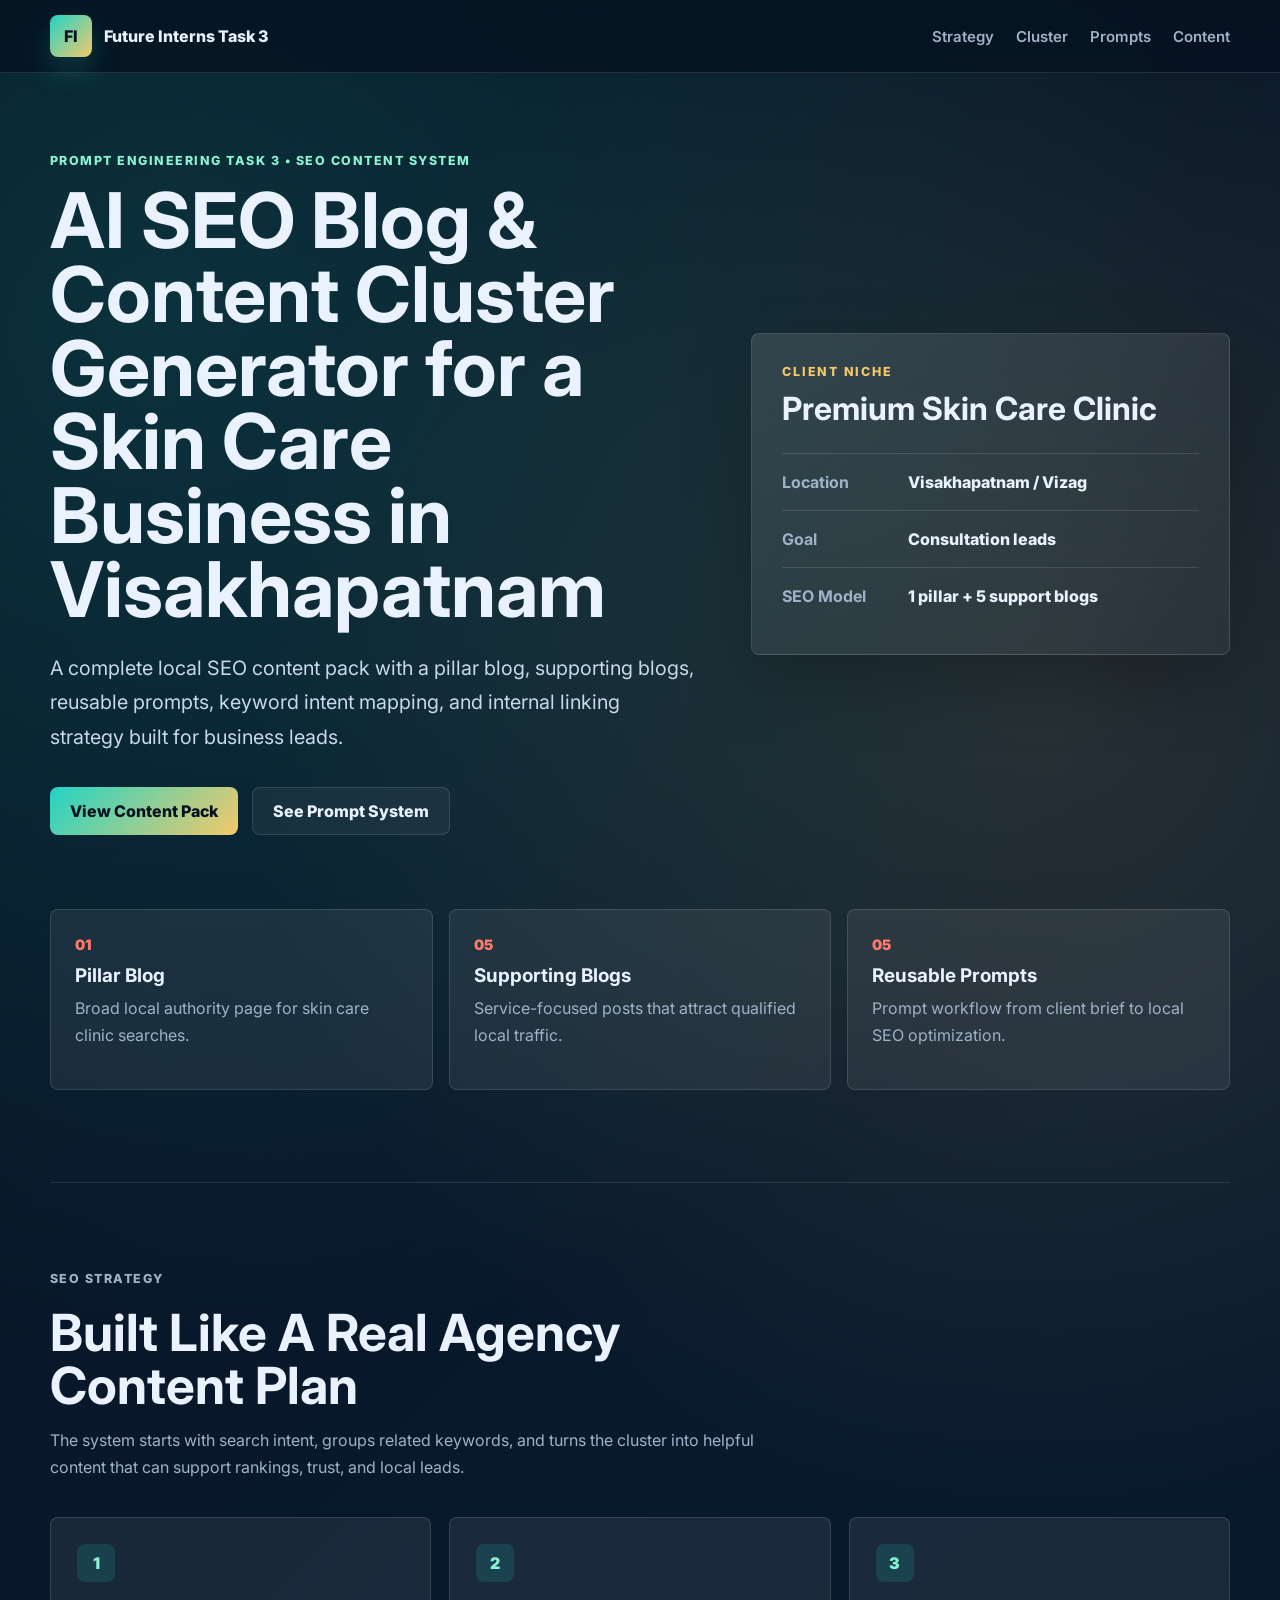
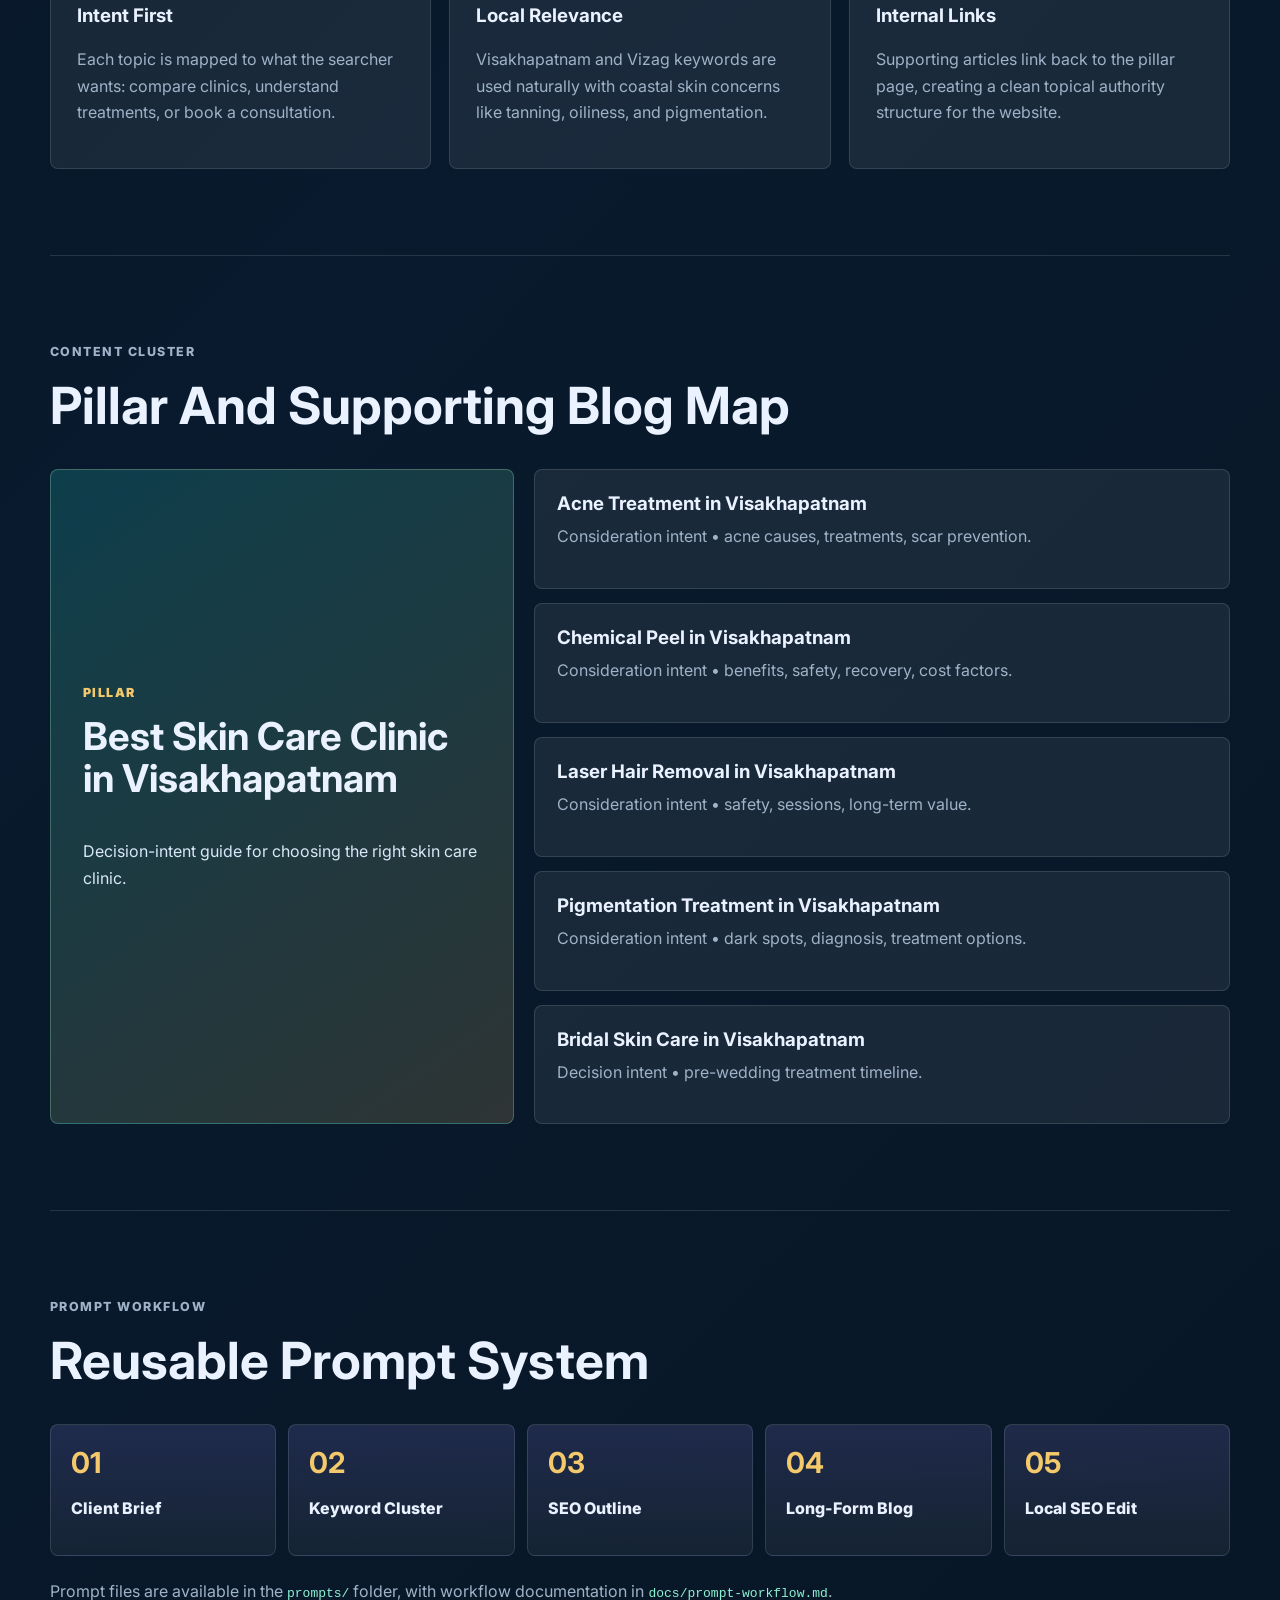
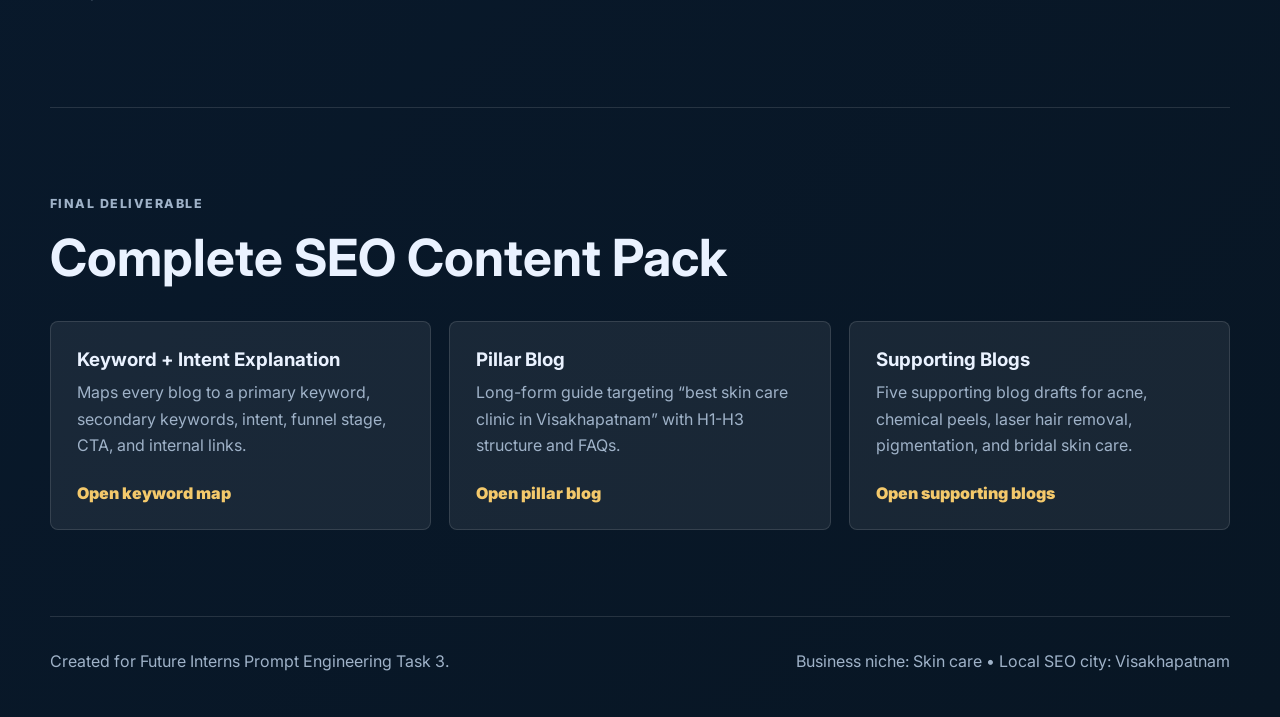
<file: TASK_3/index.html>
<!DOCTYPE html>
<html lang="en">
<head>
  <meta charset="UTF-8">
  <meta name="viewport" content="width=device-width, initial-scale=1.0">
  <meta name="description" content="AI SEO blog and content cluster generator for a skin care business in Visakhapatnam.">
  <title>AI SEO Content Cluster | Skin Care Visakhapatnam</title>
  <link rel="preconnect" href="https://fonts.googleapis.com">
  <link rel="preconnect" href="https://fonts.gstatic.com" crossorigin>
  <link href="https://fonts.googleapis.com/css2?family=Inter:wght@400;500;600;700;800&display=swap" rel="stylesheet">
  <link rel="stylesheet" href="assets/styles.css">
</head>
<body>
  <header class="site-header">
    <nav class="nav">
      <a class="brand" href="#top" aria-label="SEO Content Cluster home">
        <span class="brand-mark">FI</span>
        <span>Future Interns Task 3</span>
      </a>
      <div class="nav-links" aria-label="Page sections">
        <a href="#strategy">Strategy</a>
        <a href="#cluster">Cluster</a>
        <a href="#prompts">Prompts</a>
        <a href="#content">Content</a>
      </div>
    </nav>
  </header>

  <main id="top">
    <section class="hero">
      <div class="hero-copy">
        <p class="eyebrow">Prompt Engineering Task 3 • SEO Content System</p>
        <h1>AI SEO Blog & Content Cluster Generator for a Skin Care Business in Visakhapatnam</h1>
        <p class="hero-text">
          A complete local SEO content pack with a pillar blog, supporting blogs, reusable prompts,
          keyword intent mapping, and internal linking strategy built for business leads.
        </p>
        <div class="hero-actions">
          <a class="button primary" href="#content">View Content Pack</a>
          <a class="button ghost" href="#prompts">See Prompt System</a>
        </div>
      </div>
      <aside class="hero-panel" aria-label="Project summary">
        <div class="panel-kicker">Client Niche</div>
        <strong>Premium Skin Care Clinic</strong>
        <dl>
          <div>
            <dt>Location</dt>
            <dd>Visakhapatnam / Vizag</dd>
          </div>
          <div>
            <dt>Goal</dt>
            <dd>Consultation leads</dd>
          </div>
          <div>
            <dt>SEO Model</dt>
            <dd>1 pillar + 5 support blogs</dd>
          </div>
        </dl>
      </aside>
    </section>

    <section class="metrics" aria-label="Project highlights">
      <div>
        <span>01</span>
        <strong>Pillar Blog</strong>
        <p>Broad local authority page for skin care clinic searches.</p>
      </div>
      <div>
        <span>05</span>
        <strong>Supporting Blogs</strong>
        <p>Service-focused posts that attract qualified local traffic.</p>
      </div>
      <div>
        <span>05</span>
        <strong>Reusable Prompts</strong>
        <p>Prompt workflow from client brief to local SEO optimization.</p>
      </div>
    </section>

    <section class="section" id="strategy">
      <div class="section-heading">
        <p class="eyebrow">SEO Strategy</p>
        <h2>Built Like A Real Agency Content Plan</h2>
        <p>
          The system starts with search intent, groups related keywords, and turns the cluster into
          helpful content that can support rankings, trust, and local leads.
        </p>
      </div>
      <div class="strategy-grid">
        <article>
          <span class="icon">1</span>
          <h3>Intent First</h3>
          <p>Each topic is mapped to what the searcher wants: compare clinics, understand treatments, or book a consultation.</p>
        </article>
        <article>
          <span class="icon">2</span>
          <h3>Local Relevance</h3>
          <p>Visakhapatnam and Vizag keywords are used naturally with coastal skin concerns like tanning, oiliness, and pigmentation.</p>
        </article>
        <article>
          <span class="icon">3</span>
          <h3>Internal Links</h3>
          <p>Supporting articles link back to the pillar page, creating a clean topical authority structure for the website.</p>
        </article>
      </div>
    </section>

    <section class="section cluster-section" id="cluster">
      <div class="section-heading">
        <p class="eyebrow">Content Cluster</p>
        <h2>Pillar And Supporting Blog Map</h2>
      </div>
      <div class="cluster-map">
        <div class="pillar">
          <span>Pillar</span>
          <h3>Best Skin Care Clinic in Visakhapatnam</h3>
          <p>Decision-intent guide for choosing the right skin care clinic.</p>
        </div>
        <div class="support-list">
          <article>
            <h3>Acne Treatment in Visakhapatnam</h3>
            <p>Consideration intent • acne causes, treatments, scar prevention.</p>
          </article>
          <article>
            <h3>Chemical Peel in Visakhapatnam</h3>
            <p>Consideration intent • benefits, safety, recovery, cost factors.</p>
          </article>
          <article>
            <h3>Laser Hair Removal in Visakhapatnam</h3>
            <p>Consideration intent • safety, sessions, long-term value.</p>
          </article>
          <article>
            <h3>Pigmentation Treatment in Visakhapatnam</h3>
            <p>Consideration intent • dark spots, diagnosis, treatment options.</p>
          </article>
          <article>
            <h3>Bridal Skin Care in Visakhapatnam</h3>
            <p>Decision intent • pre-wedding treatment timeline.</p>
          </article>
        </div>
      </div>
    </section>

    <section class="section prompt-section" id="prompts">
      <div class="section-heading">
        <p class="eyebrow">Prompt Workflow</p>
        <h2>Reusable Prompt System</h2>
      </div>
      <div class="prompt-flow">
        <div><strong>01</strong><span>Client Brief</span></div>
        <div><strong>02</strong><span>Keyword Cluster</span></div>
        <div><strong>03</strong><span>SEO Outline</span></div>
        <div><strong>04</strong><span>Long-Form Blog</span></div>
        <div><strong>05</strong><span>Local SEO Edit</span></div>
      </div>
      <p class="file-note">
        Prompt files are available in the <code>prompts/</code> folder, with workflow documentation in <code>docs/prompt-workflow.md</code>.
      </p>
    </section>

    <section class="section content-section" id="content">
      <div class="section-heading">
        <p class="eyebrow">Final Deliverable</p>
        <h2>Complete SEO Content Pack</h2>
      </div>
      <div class="deliverables">
        <article>
          <h3>Keyword + Intent Explanation</h3>
          <p>Maps every blog to a primary keyword, secondary keywords, intent, funnel stage, CTA, and internal links.</p>
          <a href="content/keyword-intent-map.md">Open keyword map</a>
        </article>
        <article>
          <h3>Pillar Blog</h3>
          <p>Long-form guide targeting “best skin care clinic in Visakhapatnam” with H1-H3 structure and FAQs.</p>
          <a href="content/pillar-blog.md">Open pillar blog</a>
        </article>
        <article>
          <h3>Supporting Blogs</h3>
          <p>Five supporting blog drafts for acne, chemical peels, laser hair removal, pigmentation, and bridal skin care.</p>
          <a href="content/supporting-blogs.md">Open supporting blogs</a>
        </article>
      </div>
    </section>
  </main>

  <footer class="footer">
    <p>Created for Future Interns Prompt Engineering Task 3.</p>
    <p>Business niche: Skin care • Local SEO city: Visakhapatnam</p>
  </footer>
</body>
</html>
</file>
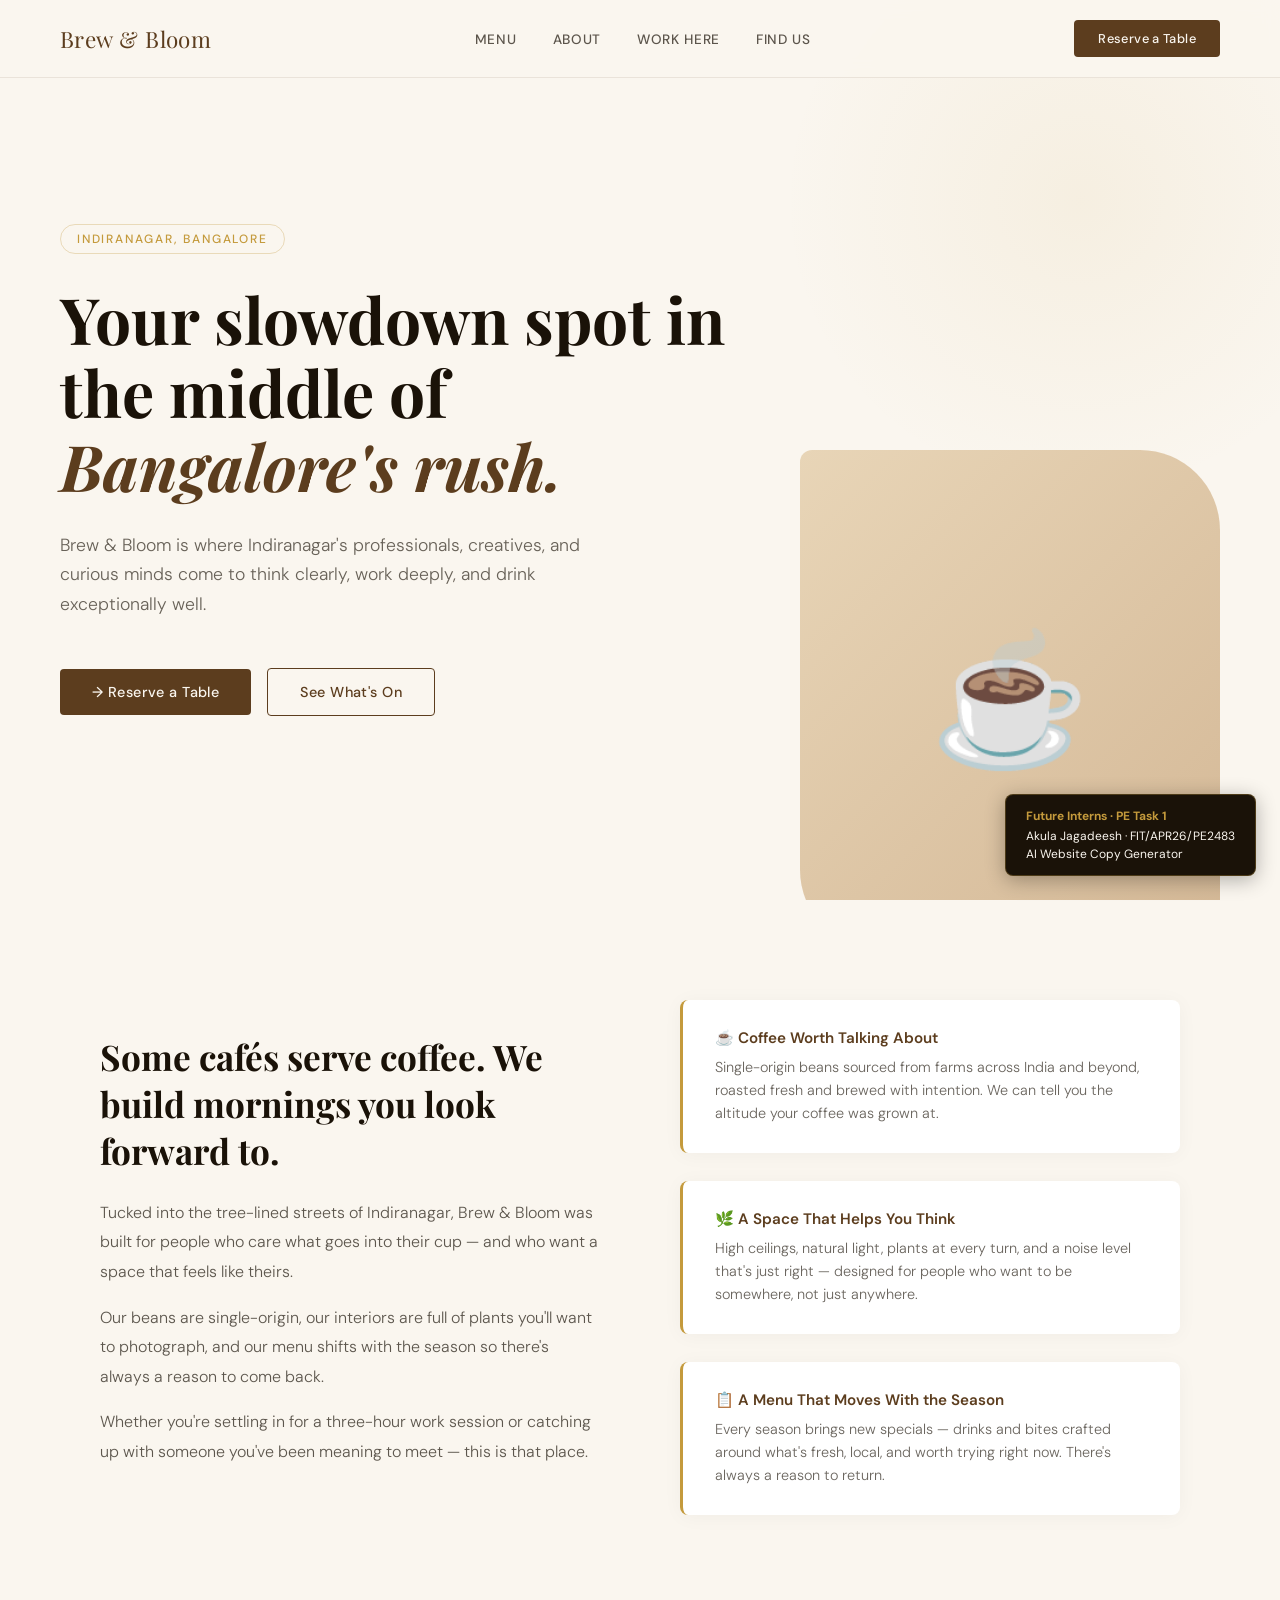
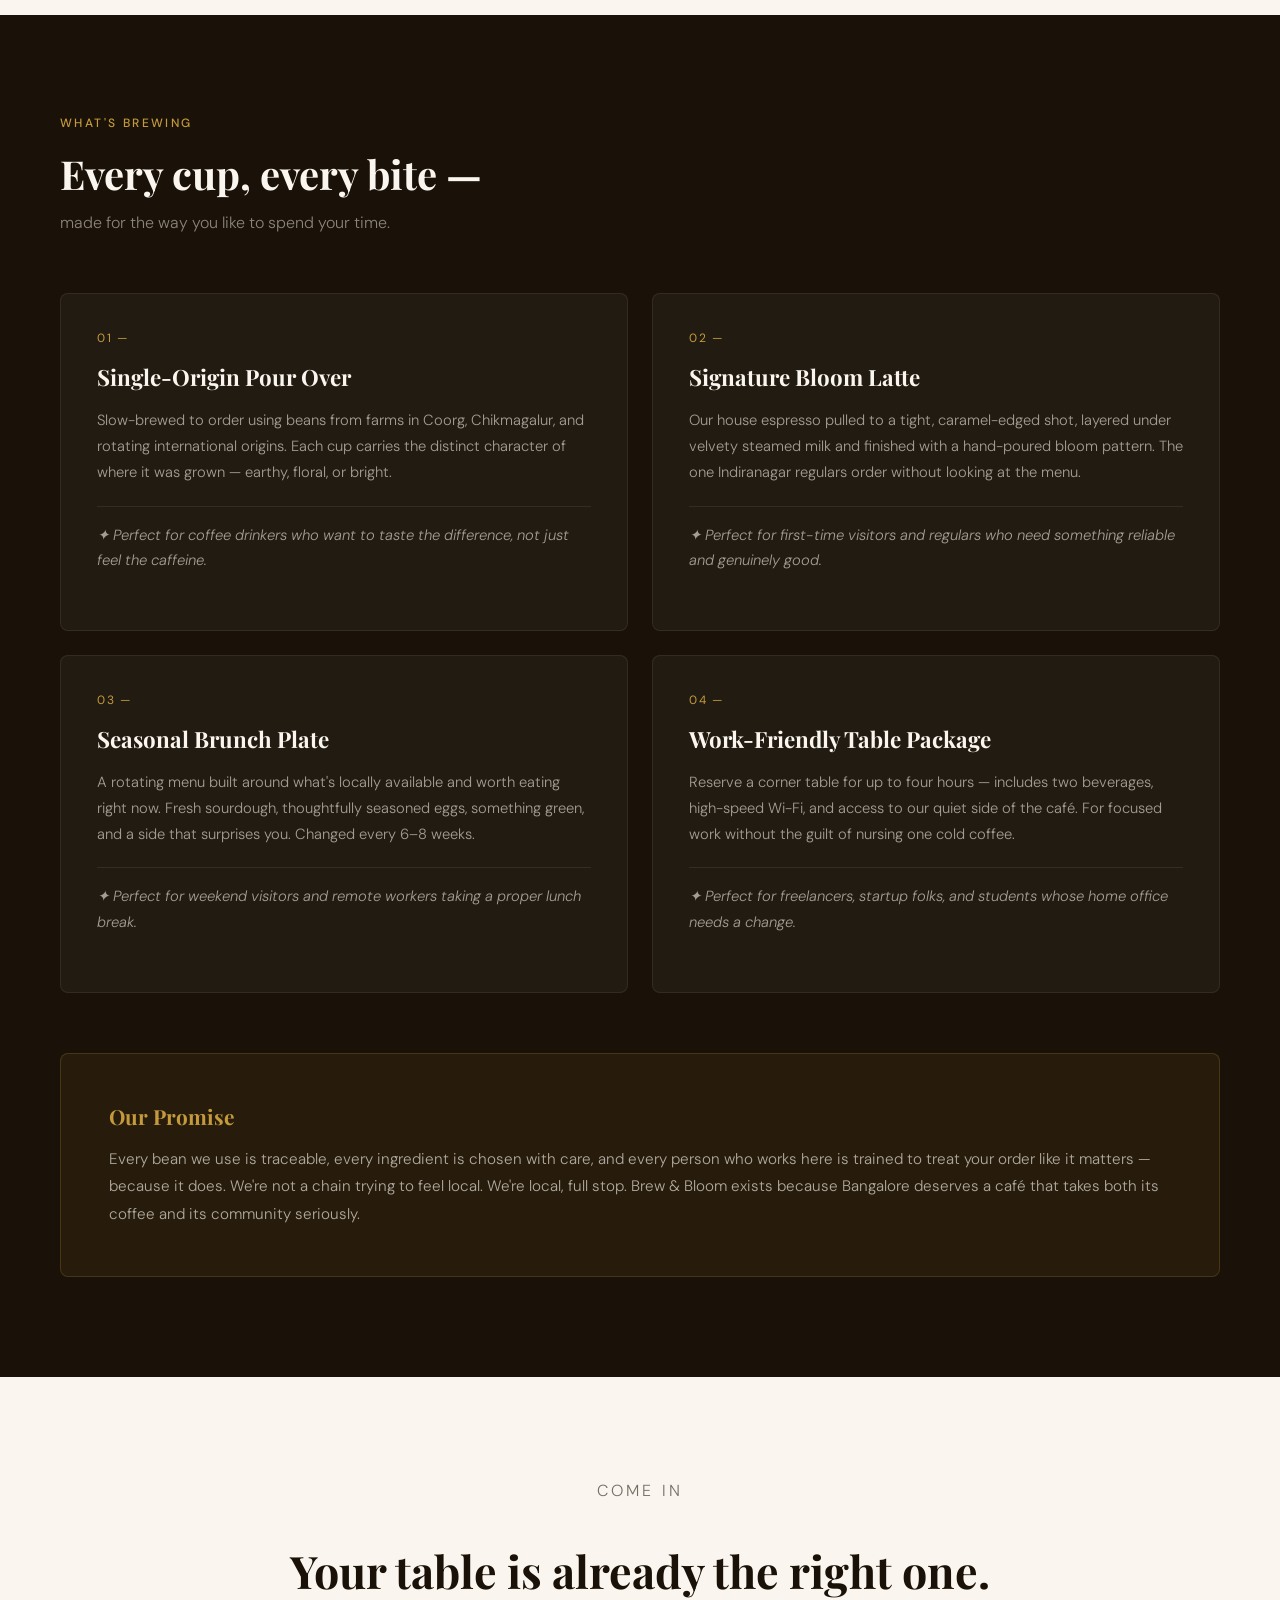
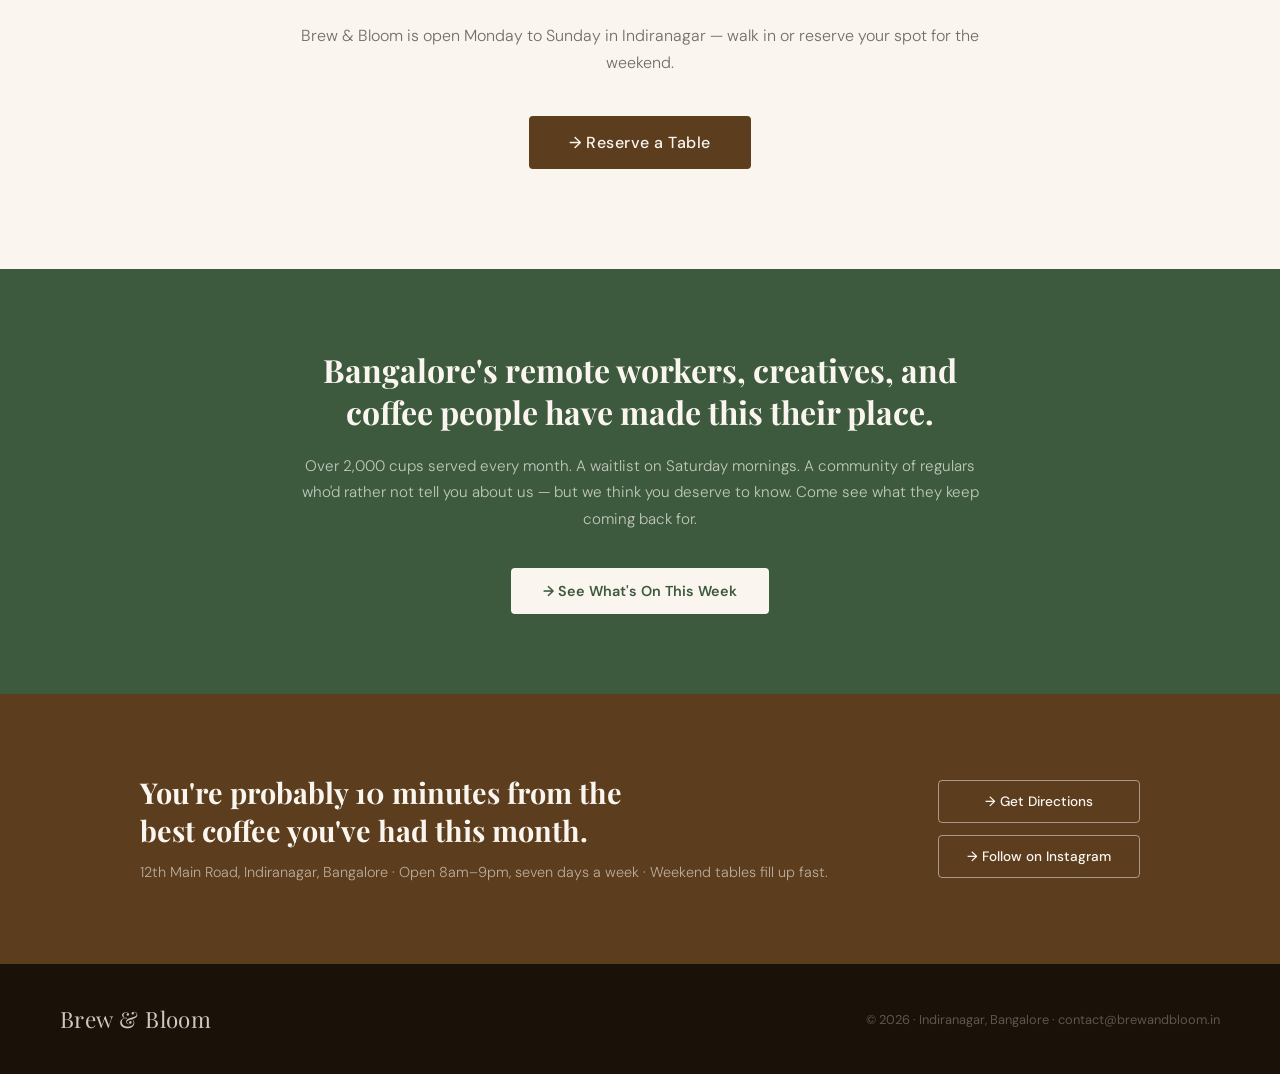
<file: TASK_1/preview.html>
<!DOCTYPE html>
<html lang="en">
<head>
<meta charset="UTF-8">
<meta name="viewport" content="width=device-width, initial-scale=1.0">
<title>Brew & Bloom Café — Website Copy Preview</title>
<link href="https://fonts.googleapis.com/css2?family=Playfair+Display:ital,wght@0,400;0,700;1,400&family=DM+Sans:wght@300;400;500&display=swap" rel="stylesheet">
<style>
  :root {
    --cream: #faf6ef;
    --dark: #1a1208;
    --brown: #5c3d1e;
    --green: #3d5a3e;
    --gold: #c49a3c;
    --light-brown: #e8d5b7;
  }
  * { margin: 0; padding: 0; box-sizing: border-box; }
  body { font-family: 'DM Sans', sans-serif; background: var(--cream); color: var(--dark); }

  /* NAV */
  nav {
    position: fixed; top: 0; width: 100%; z-index: 100;
    display: flex; justify-content: space-between; align-items: center;
    padding: 20px 60px; background: rgba(250,246,239,0.95);
    backdrop-filter: blur(8px); border-bottom: 1px solid rgba(92,61,30,0.1);
  }
  .logo { font-family: 'Playfair Display', serif; font-size: 1.4rem; color: var(--brown); letter-spacing: 0.02em; }
  .nav-links { display: flex; gap: 36px; list-style: none; }
  .nav-links a { text-decoration: none; color: var(--dark); font-size: 0.85rem; font-weight: 500; letter-spacing: 0.05em; text-transform: uppercase; opacity: 0.7; transition: opacity 0.2s; }
  .nav-links a:hover { opacity: 1; }

  /* HERO */
  .hero {
    min-height: 100vh; display: flex; align-items: center;
    padding: 120px 60px 80px;
    background: var(--cream);
    position: relative; overflow: hidden;
  }
  .hero::before {
    content: ''; position: absolute; right: -100px; top: -100px;
    width: 600px; height: 600px; border-radius: 50%;
    background: radial-gradient(circle, rgba(196,154,60,0.08) 0%, transparent 70%);
  }
  .hero-content { max-width: 720px; animation: fadeUp 0.9s ease both; }
  .hero-tag {
    display: inline-block; font-size: 0.75rem; letter-spacing: 0.15em;
    text-transform: uppercase; color: var(--gold); font-weight: 500;
    margin-bottom: 28px; padding: 6px 16px;
    border: 1px solid rgba(196,154,60,0.3); border-radius: 20px;
  }
  .hero h1 {
    font-family: 'Playfair Display', serif; font-size: clamp(2.8rem, 5vw, 4.2rem);
    line-height: 1.15; color: var(--dark); margin-bottom: 28px;
    font-weight: 700;
  }
  .hero h1 em { color: var(--brown); font-style: italic; }
  .hero-sub {
    font-size: 1.1rem; line-height: 1.7; color: rgba(26,18,8,0.65);
    max-width: 580px; margin-bottom: 48px; font-weight: 300;
  }
  .hero-cta { display: flex; gap: 16px; align-items: center; flex-wrap: wrap; }
  .btn-primary {
    background: var(--brown); color: var(--cream); padding: 14px 32px;
    border: none; border-radius: 4px; font-family: 'DM Sans', sans-serif;
    font-size: 0.9rem; font-weight: 500; cursor: pointer; letter-spacing: 0.03em;
    transition: background 0.2s, transform 0.2s;
  }
  .btn-primary:hover { background: var(--dark); transform: translateY(-1px); }
  .btn-secondary {
    background: transparent; color: var(--brown); padding: 14px 32px;
    border: 1.5px solid var(--brown); border-radius: 4px;
    font-family: 'DM Sans', sans-serif; font-size: 0.9rem; font-weight: 500;
    cursor: pointer; letter-spacing: 0.03em; transition: all 0.2s;
  }
  .btn-secondary:hover { background: var(--brown); color: var(--cream); }
  .hero-img {
    position: absolute; right: 60px; top: 50%; transform: translateY(-50%);
    width: 420px; height: 500px;
    background: linear-gradient(135deg, var(--light-brown) 0%, #d4b896 100%);
    border-radius: 12px 80px 12px 80px;
    display: flex; align-items: center; justify-content: center;
    font-size: 8rem; opacity: 0.6;
    animation: fadeUp 1.1s ease 0.2s both;
  }

  /* INTRO */
  .intro {
    padding: 100px 60px; max-width: 1200px; margin: 0 auto;
    display: grid; grid-template-columns: 1fr 1fr; gap: 80px; align-items: center;
  }
  .intro-text h2 {
    font-family: 'Playfair Display', serif; font-size: 2.2rem; margin-bottom: 24px; color: var(--dark);
  }
  .intro-text p { font-size: 1rem; line-height: 1.85; color: rgba(26,18,8,0.7); margin-bottom: 16px; font-weight: 300; }
  .why-us { display: flex; flex-direction: column; gap: 28px; }
  .why-card {
    padding: 28px 32px; background: white; border-radius: 8px;
    border-left: 3px solid var(--gold);
    box-shadow: 0 2px 20px rgba(0,0,0,0.04);
    transition: transform 0.2s, box-shadow 0.2s;
  }
  .why-card:hover { transform: translateY(-2px); box-shadow: 0 8px 30px rgba(0,0,0,0.08); }
  .why-card h3 { font-size: 0.95rem; font-weight: 600; margin-bottom: 8px; color: var(--brown); }
  .why-card p { font-size: 0.9rem; line-height: 1.6; color: rgba(26,18,8,0.65); font-weight: 300; }

  /* SERVICES */
  .services { background: var(--dark); padding: 100px 60px; }
  .services-inner { max-width: 1200px; margin: 0 auto; }
  .section-label {
    font-size: 0.75rem; letter-spacing: 0.2em; text-transform: uppercase;
    color: var(--gold); margin-bottom: 16px; font-weight: 500;
  }
  .services h2 {
    font-family: 'Playfair Display', serif; font-size: 2.5rem; color: var(--cream);
    margin-bottom: 12px;
  }
  .services-subtitle { font-size: 1rem; color: rgba(250,246,239,0.5); margin-bottom: 60px; font-weight: 300; }
  .services-grid { display: grid; grid-template-columns: repeat(2, 1fr); gap: 24px; }
  .service-card {
    padding: 36px; background: rgba(255,255,255,0.04);
    border: 1px solid rgba(250,246,239,0.08); border-radius: 8px;
    transition: background 0.2s;
  }
  .service-card:hover { background: rgba(255,255,255,0.07); }
  .service-num { font-size: 0.75rem; color: var(--gold); letter-spacing: 0.15em; margin-bottom: 16px; }
  .service-card h3 { font-family: 'Playfair Display', serif; font-size: 1.4rem; color: var(--cream); margin-bottom: 16px; }
  .service-card p { font-size: 0.92rem; line-height: 1.75; color: rgba(250,246,239,0.6); margin-bottom: 20px; font-weight: 300; }
  .perfect-for { font-size: 0.8rem; color: var(--gold); font-style: italic; padding-top: 16px; border-top: 1px solid rgba(250,246,239,0.08); }
  .promise {
    margin-top: 60px; padding: 48px; background: rgba(196,154,60,0.08);
    border: 1px solid rgba(196,154,60,0.2); border-radius: 8px;
  }
  .promise h3 { font-family: 'Playfair Display', serif; font-size: 1.3rem; color: var(--gold); margin-bottom: 16px; }
  .promise p { font-size: 0.95rem; line-height: 1.8; color: rgba(250,246,239,0.65); font-weight: 300; }

  /* CTA SECTIONS */
  .cta-hero { padding: 100px 60px; text-align: center; background: var(--cream); }
  .cta-hero-inner { max-width: 700px; margin: 0 auto; }
  .cta-hero h2 { font-family: 'Playfair Display', serif; font-size: 2.8rem; margin-bottom: 24px; line-height: 1.2; }
  .cta-hero p { font-size: 1rem; color: rgba(26,18,8,0.6); margin-bottom: 40px; line-height: 1.7; font-weight: 300; }

  .cta-trust { background: var(--green); padding: 80px 60px; text-align: center; }
  .cta-trust-inner { max-width: 700px; margin: 0 auto; }
  .cta-trust h2 { font-family: 'Playfair Display', serif; font-size: 2rem; color: var(--cream); margin-bottom: 20px; line-height: 1.3; }
  .cta-trust p { font-size: 0.95rem; color: rgba(250,246,239,0.7); margin-bottom: 36px; line-height: 1.75; font-weight: 300; }
  .btn-light { background: var(--cream); color: var(--green); padding: 14px 32px; border: none; border-radius: 4px; font-family: 'DM Sans', sans-serif; font-size: 0.9rem; font-weight: 600; cursor: pointer; transition: transform 0.2s; }
  .btn-light:hover { transform: translateY(-2px); }

  .cta-footer { background: var(--brown); padding: 80px 60px; }
  .cta-footer-inner { max-width: 1000px; margin: 0 auto; display: flex; justify-content: space-between; align-items: center; gap: 40px; flex-wrap: wrap; }
  .cta-footer h2 { font-family: 'Playfair Display', serif; font-size: 1.8rem; color: var(--cream); line-height: 1.3; max-width: 500px; }
  .cta-footer p { color: rgba(250,246,239,0.6); font-size: 0.9rem; margin-top: 12px; line-height: 1.6; font-weight: 300; }
  .cta-footer-btns { display: flex; flex-direction: column; gap: 12px; }
  .btn-outline-light { background: transparent; color: var(--cream); padding: 12px 28px; border: 1.5px solid rgba(250,246,239,0.5); border-radius: 4px; font-family: 'DM Sans', sans-serif; font-size: 0.85rem; font-weight: 500; cursor: pointer; white-space: nowrap; transition: all 0.2s; }
  .btn-outline-light:hover { background: var(--cream); color: var(--brown); }

  /* FOOTER */
  footer { background: var(--dark); padding: 40px 60px; display: flex; justify-content: space-between; align-items: center; flex-wrap: wrap; gap: 20px; }
  footer .logo { color: var(--cream); opacity: 0.8; }
  footer p { font-size: 0.8rem; color: rgba(250,246,239,0.3); }

  /* BADGE */
  .internship-badge {
    position: fixed; bottom: 24px; right: 24px; z-index: 200;
    background: var(--dark); color: var(--cream); padding: 12px 20px;
    border-radius: 8px; font-size: 0.75rem; line-height: 1.5;
    border: 1px solid rgba(196,154,60,0.3); box-shadow: 0 4px 20px rgba(0,0,0,0.3);
  }
  .internship-badge strong { color: var(--gold); display: block; margin-bottom: 2px; }

  @keyframes fadeUp {
    from { opacity: 0; transform: translateY(30px); }
    to { opacity: 1; transform: translateY(0); }
  }
  @media (max-width: 900px) {
    nav { padding: 16px 24px; }
    .nav-links { display: none; }
    .hero { padding: 100px 24px 60px; }
    .hero-img { display: none; }
    .intro { grid-template-columns: 1fr; padding: 60px 24px; gap: 40px; }
    .services { padding: 60px 24px; }
    .services-grid { grid-template-columns: 1fr; }
    .cta-hero, .cta-trust, .cta-footer { padding: 60px 24px; }
    .cta-footer-inner { flex-direction: column; }
    footer { padding: 32px 24px; flex-direction: column; text-align: center; }
  }
</style>
</head>
<body>

<nav>
  <div class="logo">Brew & Bloom</div>
  <ul class="nav-links">
    <li><a href="#">Menu</a></li>
    <li><a href="#">About</a></li>
    <li><a href="#">Work Here</a></li>
    <li><a href="#">Find Us</a></li>
  </ul>
  <button class="btn-primary" style="padding:10px 24px;font-size:0.8rem;">Reserve a Table</button>
</nav>

<!-- HERO -->
<section class="hero">
  <div class="hero-content">
    <span class="hero-tag">Indiranagar, Bangalore</span>
    <h1>Your slowdown spot in the middle of <em>Bangalore's rush.</em></h1>
    <p class="hero-sub">Brew & Bloom is where Indiranagar's professionals, creatives, and curious minds come to think clearly, work deeply, and drink exceptionally well.</p>
    <div class="hero-cta">
      <button class="btn-primary">→ Reserve a Table</button>
      <button class="btn-secondary">See What's On</button>
    </div>
  </div>
  <div class="hero-img">☕</div>
</section>

<!-- INTRO + WHY US -->
<section class="intro">
  <div class="intro-text">
    <h2>Some cafés serve coffee. We build mornings you look forward to.</h2>
    <p>Tucked into the tree-lined streets of Indiranagar, Brew & Bloom was built for people who care what goes into their cup — and who want a space that feels like theirs.</p>
    <p>Our beans are single-origin, our interiors are full of plants you'll want to photograph, and our menu shifts with the season so there's always a reason to come back.</p>
    <p>Whether you're settling in for a three-hour work session or catching up with someone you've been meaning to meet — this is that place.</p>
  </div>
  <div class="why-us">
    <div class="why-card">
      <h3>☕ Coffee Worth Talking About</h3>
      <p>Single-origin beans sourced from farms across India and beyond, roasted fresh and brewed with intention. We can tell you the altitude your coffee was grown at.</p>
    </div>
    <div class="why-card">
      <h3>🌿 A Space That Helps You Think</h3>
      <p>High ceilings, natural light, plants at every turn, and a noise level that's just right — designed for people who want to be somewhere, not just anywhere.</p>
    </div>
    <div class="why-card">
      <h3>📋 A Menu That Moves With the Season</h3>
      <p>Every season brings new specials — drinks and bites crafted around what's fresh, local, and worth trying right now. There's always a reason to return.</p>
    </div>
  </div>
</section>

<!-- SERVICES -->
<section class="services">
  <div class="services-inner">
    <p class="section-label">What's Brewing</p>
    <h2>Every cup, every bite —</h2>
    <p class="services-subtitle">made for the way you like to spend your time.</p>
    <div class="services-grid">
      <div class="service-card">
        <div class="service-num">01 —</div>
        <h3>Single-Origin Pour Over</h3>
        <p>Slow-brewed to order using beans from farms in Coorg, Chikmagalur, and rotating international origins. Each cup carries the distinct character of where it was grown — earthy, floral, or bright.</p>
        <p class="perfect-for">✦ Perfect for coffee drinkers who want to taste the difference, not just feel the caffeine.</p>
      </div>
      <div class="service-card">
        <div class="service-num">02 —</div>
        <h3>Signature Bloom Latte</h3>
        <p>Our house espresso pulled to a tight, caramel-edged shot, layered under velvety steamed milk and finished with a hand-poured bloom pattern. The one Indiranagar regulars order without looking at the menu.</p>
        <p class="perfect-for">✦ Perfect for first-time visitors and regulars who need something reliable and genuinely good.</p>
      </div>
      <div class="service-card">
        <div class="service-num">03 —</div>
        <h3>Seasonal Brunch Plate</h3>
        <p>A rotating menu built around what's locally available and worth eating right now. Fresh sourdough, thoughtfully seasoned eggs, something green, and a side that surprises you. Changed every 6–8 weeks.</p>
        <p class="perfect-for">✦ Perfect for weekend visitors and remote workers taking a proper lunch break.</p>
      </div>
      <div class="service-card">
        <div class="service-num">04 —</div>
        <h3>Work-Friendly Table Package</h3>
        <p>Reserve a corner table for up to four hours — includes two beverages, high-speed Wi-Fi, and access to our quiet side of the café. For focused work without the guilt of nursing one cold coffee.</p>
        <p class="perfect-for">✦ Perfect for freelancers, startup folks, and students whose home office needs a change.</p>
      </div>
    </div>
    <div class="promise">
      <h3>Our Promise</h3>
      <p>Every bean we use is traceable, every ingredient is chosen with care, and every person who works here is trained to treat your order like it matters — because it does. We're not a chain trying to feel local. We're local, full stop. Brew & Bloom exists because Bangalore deserves a café that takes both its coffee and its community seriously.</p>
    </div>
  </div>
</section>

<!-- CTA 1 -->
<section class="cta-hero">
  <div class="cta-hero-inner">
    <p class="section-label" style="text-align:center;">Come In</p>
    <h2>Your table is already the right one.</h2>
    <p>Brew & Bloom is open Monday to Sunday in Indiranagar — walk in or reserve your spot for the weekend.</p>
    <button class="btn-primary" style="font-size:1rem;padding:16px 40px;">→ Reserve a Table</button>
  </div>
</section>

<!-- CTA 2 -->
<section class="cta-trust">
  <div class="cta-trust-inner">
    <h2>Bangalore's remote workers, creatives, and coffee people have made this their place.</h2>
    <p>Over 2,000 cups served every month. A waitlist on Saturday mornings. A community of regulars who'd rather not tell you about us — but we think you deserve to know. Come see what they keep coming back for.</p>
    <button class="btn-light">→ See What's On This Week</button>
  </div>
</section>

<!-- CTA 3 -->
<section class="cta-footer">
  <div class="cta-footer-inner">
    <div>
      <h2>You're probably 10 minutes from the best coffee you've had this month.</h2>
      <p>12th Main Road, Indiranagar, Bangalore · Open 8am–9pm, seven days a week · Weekend tables fill up fast.</p>
    </div>
    <div class="cta-footer-btns">
      <button class="btn-outline-light">→ Get Directions</button>
      <button class="btn-outline-light">→ Follow on Instagram</button>
    </div>
  </div>
</section>

<footer>
  <div class="logo">Brew & Bloom</div>
  <p>© 2026 · Indiranagar, Bangalore · contact@brewandbloom.in</p>
</footer>

<div class="internship-badge">
  <strong>Future Interns · PE Task 1</strong>
  Akula Jagadeesh · FIT/APR26/PE2483<br>
  AI Website Copy Generator
</div>

</body>
</html>
</file>
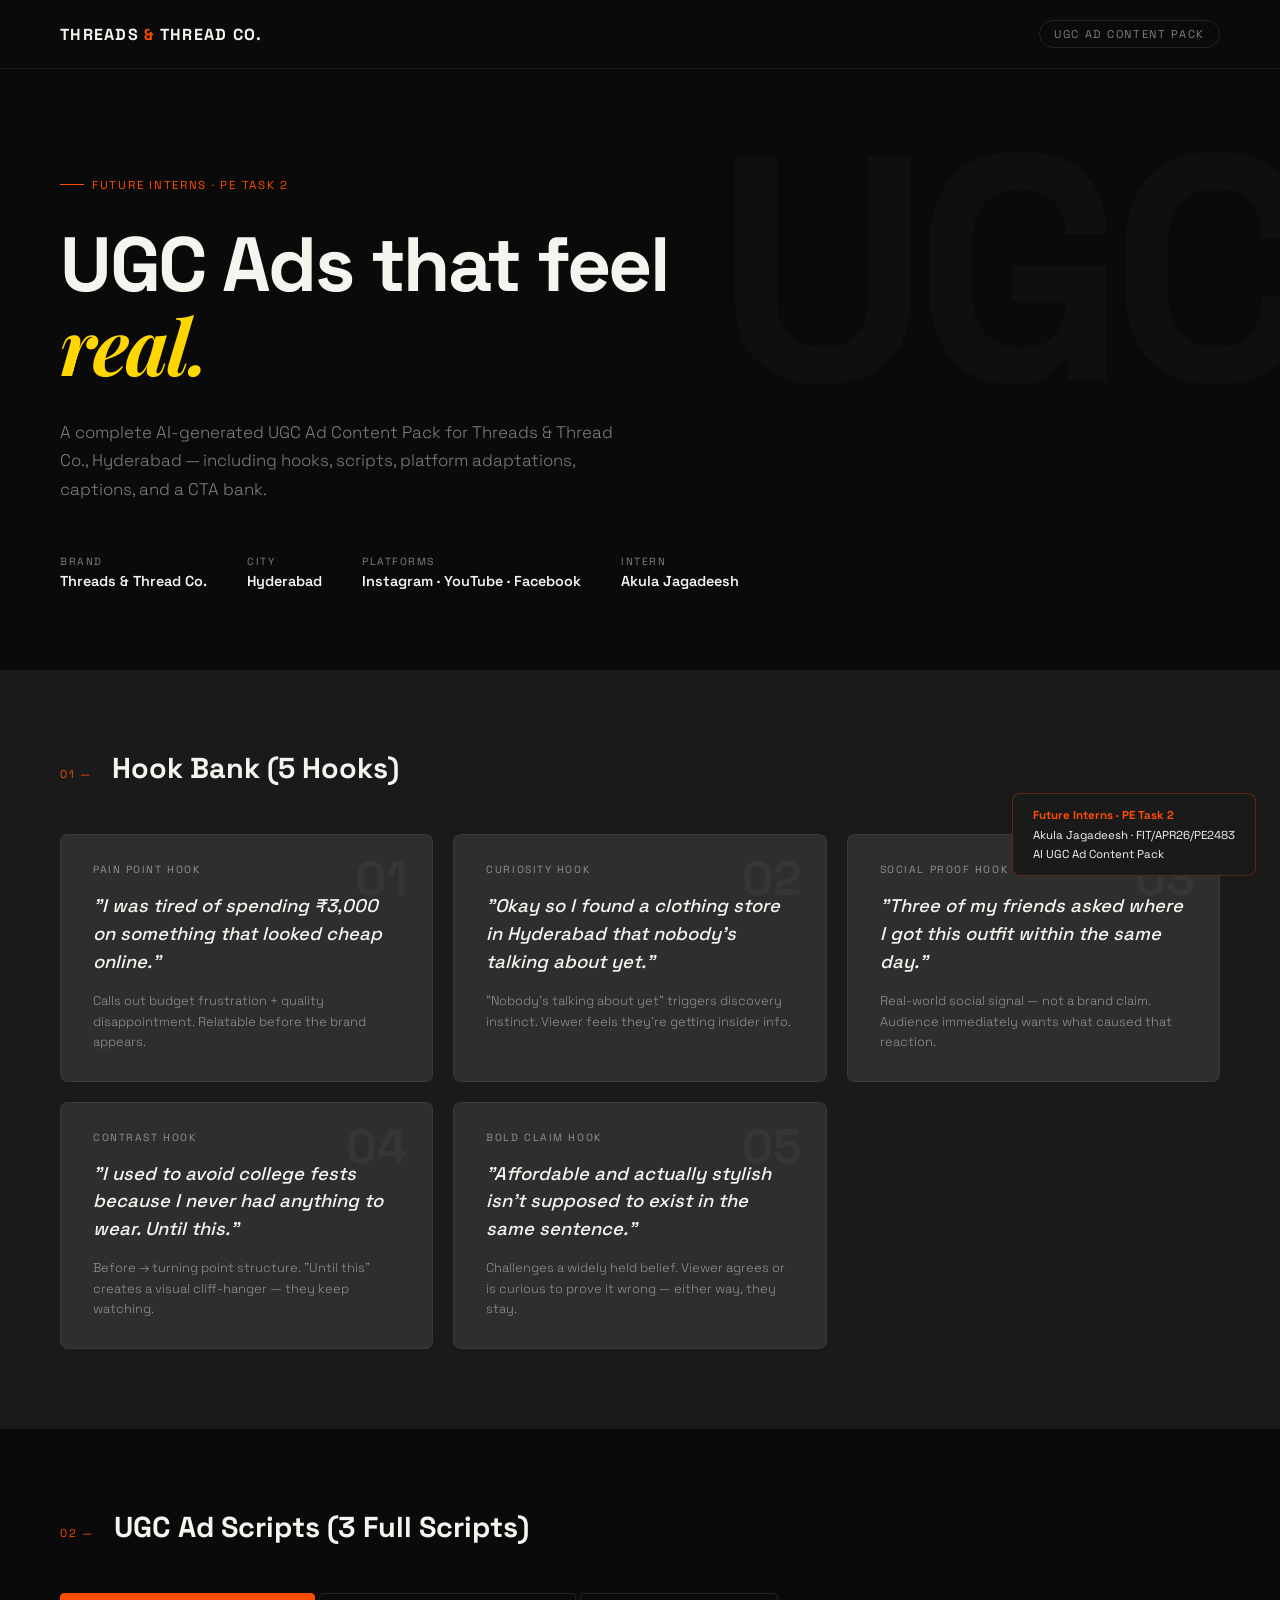
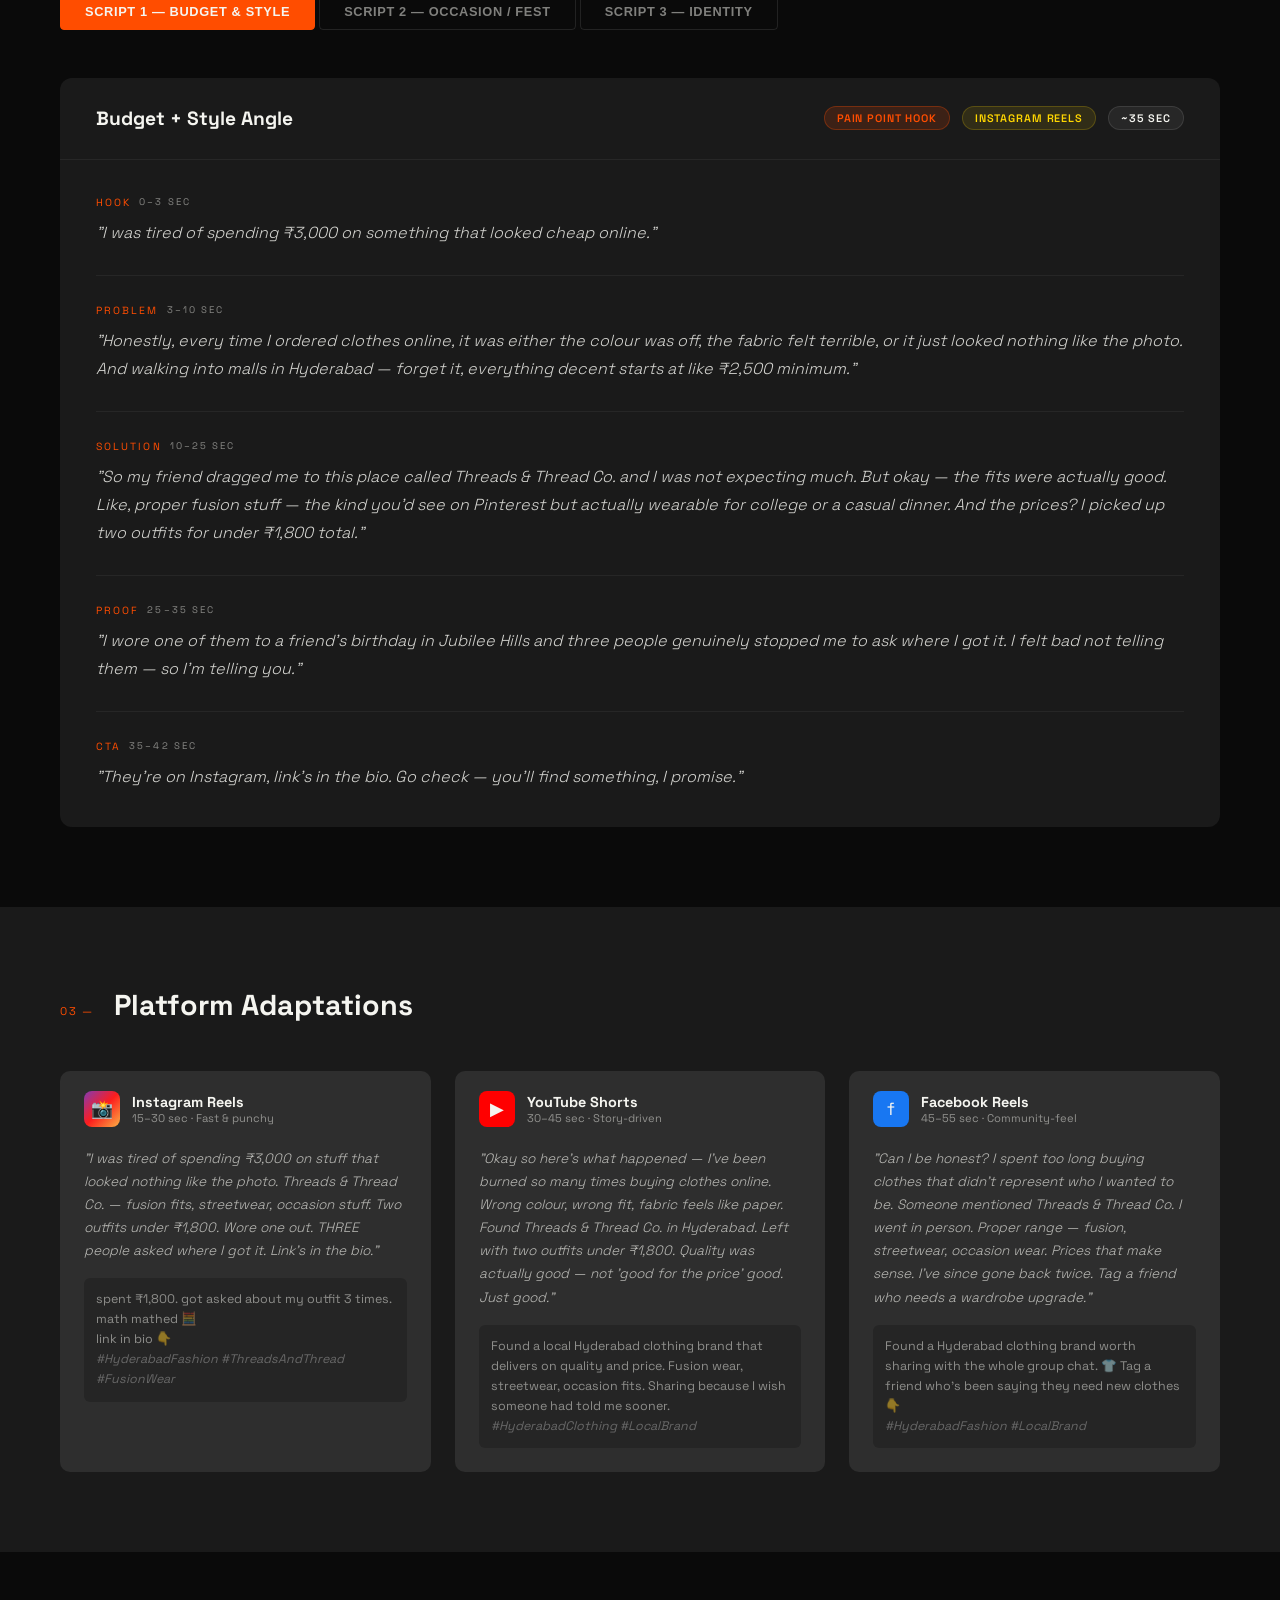
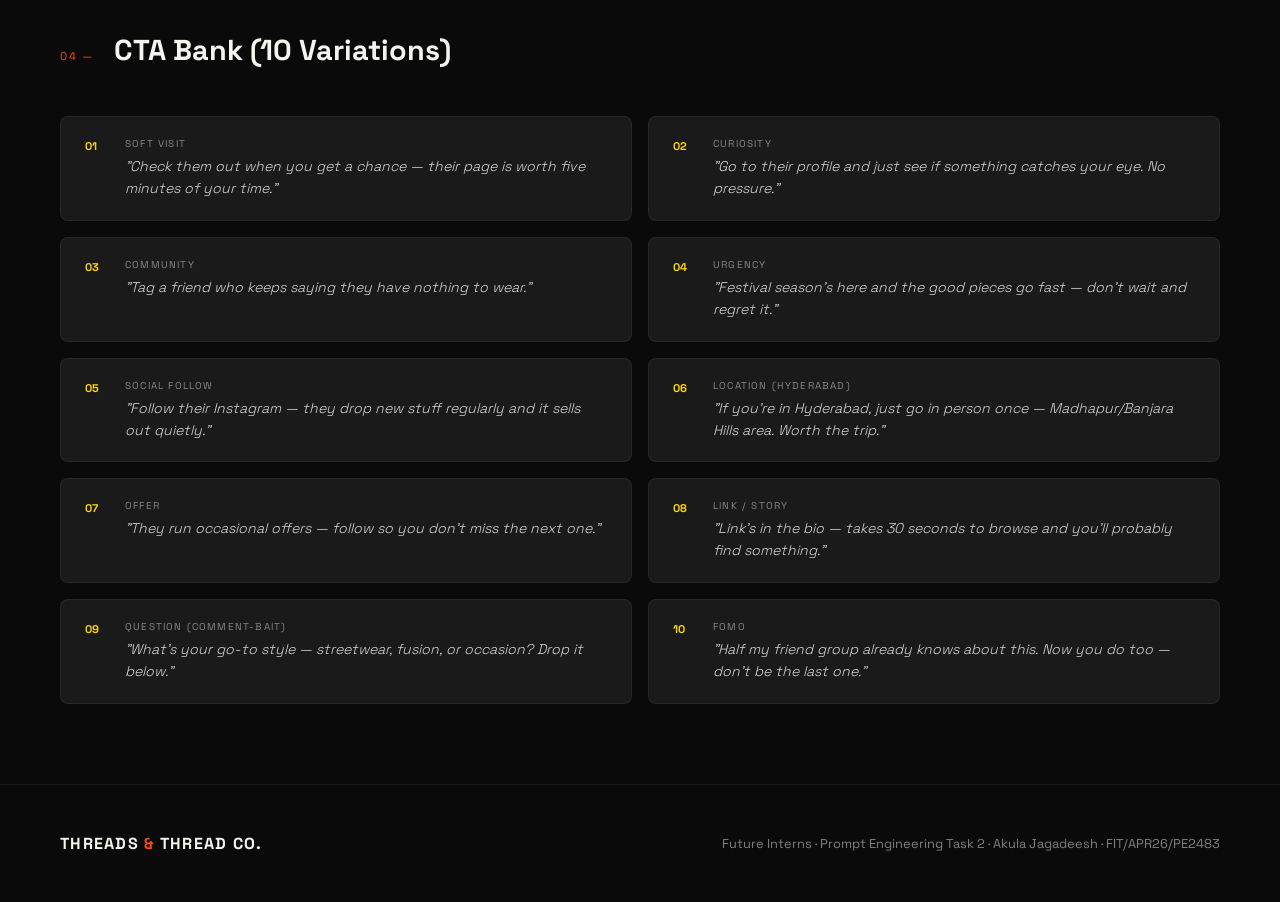
<file: TASK_2/preview.html>
<!DOCTYPE html>
<html lang="en">
<head>
<meta charset="UTF-8">
<meta name="viewport" content="width=device-width, initial-scale=1.0">
<title>Threads & Thread Co. — UGC Ad Content Pack</title>
<link href="https://fonts.googleapis.com/css2?family=Space+Grotesk:wght@300;400;500;600;700&family=Playfair+Display:ital,wght@0,700;1,400&display=swap" rel="stylesheet">
<style>
  :root {
    --black: #0a0a0a;
    --white: #f5f5f0;
    --accent: #ff4d00;
    --yellow: #ffd600;
    --gray: #1a1a1a;
    --mid: #2e2e2e;
    --text-muted: rgba(245,245,240,0.5);
  }
  * { margin: 0; padding: 0; box-sizing: border-box; }
  body { font-family: 'Space Grotesk', sans-serif; background: var(--black); color: var(--white); }

  /* NAV */
  nav {
    padding: 20px 60px; display: flex; justify-content: space-between; align-items: center;
    border-bottom: 1px solid rgba(255,255,255,0.06);
    position: sticky; top: 0; background: var(--black); z-index: 100;
  }
  .brand { font-size: 1rem; font-weight: 700; letter-spacing: 0.08em; text-transform: uppercase; }
  .brand span { color: var(--accent); }
  .nav-tag { font-size: 0.7rem; letter-spacing: 0.15em; text-transform: uppercase; color: var(--text-muted); padding: 6px 14px; border: 1px solid rgba(255,255,255,0.1); border-radius: 20px; }

  /* HERO */
  .hero { padding: 100px 60px 80px; position: relative; overflow: hidden; }
  .hero::after {
    content: 'UGC'; position: absolute; right: -20px; top: 40px;
    font-size: 20rem; font-weight: 700; color: rgba(255,255,255,0.02);
    line-height: 1; pointer-events: none; letter-spacing: -0.05em;
  }
  .hero-tag { display: inline-flex; align-items: center; gap: 8px; font-size: 0.72rem; letter-spacing: 0.15em; text-transform: uppercase; color: var(--accent); margin-bottom: 32px; }
  .hero-tag::before { content: ''; width: 24px; height: 1px; background: var(--accent); }
  .hero h1 { font-size: clamp(3rem, 6vw, 5.5rem); font-weight: 700; line-height: 1.05; letter-spacing: -0.03em; margin-bottom: 28px; }
  .hero h1 em { font-family: 'Playfair Display', serif; font-style: italic; color: var(--yellow); }
  .hero-sub { font-size: 1.05rem; color: var(--text-muted); max-width: 560px; line-height: 1.7; font-weight: 300; margin-bottom: 52px; }
  .hero-meta { display: flex; gap: 40px; flex-wrap: wrap; }
  .meta-item { display: flex; flex-direction: column; gap: 4px; }
  .meta-label { font-size: 0.65rem; letter-spacing: 0.15em; text-transform: uppercase; color: var(--text-muted); }
  .meta-value { font-size: 0.9rem; font-weight: 600; color: var(--white); }

  /* HOOKS SECTION */
  .hooks { padding: 80px 60px; background: var(--gray); }
  .section-header { display: flex; align-items: baseline; gap: 20px; margin-bottom: 48px; }
  .section-num { font-size: 0.7rem; letter-spacing: 0.15em; text-transform: uppercase; color: var(--accent); }
  .section-header h2 { font-size: 1.8rem; font-weight: 700; }
  .hooks-grid { display: grid; grid-template-columns: repeat(auto-fill, minmax(340px, 1fr)); gap: 20px; }
  .hook-card {
    padding: 28px 32px; background: var(--mid); border-radius: 8px;
    border: 1px solid rgba(255,255,255,0.05);
    position: relative; overflow: hidden; transition: border-color 0.2s;
  }
  .hook-card:hover { border-color: rgba(255,214,0,0.3); }
  .hook-type { font-size: 0.65rem; letter-spacing: 0.15em; text-transform: uppercase; color: var(--text-muted); margin-bottom: 16px; }
  .hook-text { font-size: 1.15rem; font-weight: 500; line-height: 1.5; color: var(--white); margin-bottom: 16px; font-style: italic; }
  .hook-why { font-size: 0.8rem; line-height: 1.6; color: var(--text-muted); font-weight: 300; }
  .hook-num { position: absolute; top: 20px; right: 24px; font-size: 3rem; font-weight: 700; color: rgba(255,255,255,0.04); line-height: 1; }

  /* SCRIPTS SECTION */
  .scripts { padding: 80px 60px; }
  .scripts-tabs { display: flex; gap: 4px; margin-bottom: 48px; flex-wrap: wrap; }
  .tab {
    padding: 10px 24px; border-radius: 4px; font-size: 0.8rem; font-weight: 600;
    letter-spacing: 0.05em; text-transform: uppercase; cursor: pointer;
    border: 1px solid rgba(255,255,255,0.1); background: transparent; color: var(--text-muted);
    transition: all 0.2s;
  }
  .tab.active { background: var(--accent); color: var(--white); border-color: var(--accent); }
  .tab:hover:not(.active) { border-color: rgba(255,255,255,0.3); color: var(--white); }

  .script-panel { display: none; }
  .script-panel.active { display: block; animation: fadeIn 0.3s ease; }

  .script-card { background: var(--gray); border-radius: 12px; overflow: hidden; }
  .script-header { padding: 28px 36px; border-bottom: 1px solid rgba(255,255,255,0.06); display: flex; justify-content: space-between; align-items: center; flex-wrap: wrap; gap: 16px; }
  .script-title { font-size: 1.2rem; font-weight: 700; }
  .script-meta { display: flex; gap: 12px; flex-wrap: wrap; }
  .badge { padding: 4px 12px; border-radius: 20px; font-size: 0.68rem; font-weight: 600; letter-spacing: 0.08em; text-transform: uppercase; }
  .badge-accent { background: rgba(255,77,0,0.15); color: var(--accent); border: 1px solid rgba(255,77,0,0.3); }
  .badge-yellow { background: rgba(255,214,0,0.1); color: var(--yellow); border: 1px solid rgba(255,214,0,0.2); }
  .badge-white { background: rgba(255,255,255,0.06); color: var(--white); border: 1px solid rgba(255,255,255,0.1); }

  .script-body { padding: 36px; }
  .script-segment { margin-bottom: 28px; padding-bottom: 28px; border-bottom: 1px solid rgba(255,255,255,0.05); }
  .script-segment:last-child { border-bottom: none; margin-bottom: 0; padding-bottom: 0; }
  .segment-label { font-size: 0.65rem; letter-spacing: 0.2em; text-transform: uppercase; color: var(--accent); margin-bottom: 10px; display: flex; align-items: center; gap: 8px; }
  .segment-label span { color: var(--text-muted); font-size: 0.6rem; }
  .segment-text { font-size: 1rem; line-height: 1.75; color: rgba(245,245,240,0.85); font-weight: 300; font-style: italic; }

  /* PLATFORMS */
  .platforms { padding: 80px 60px; background: var(--gray); }
  .platforms-grid { display: grid; grid-template-columns: repeat(3, 1fr); gap: 24px; }
  .platform-card { background: var(--mid); border-radius: 10px; overflow: hidden; }
  .platform-header { padding: 20px 24px; display: flex; align-items: center; gap: 12px; }
  .platform-icon { width: 36px; height: 36px; border-radius: 8px; display: flex; align-items: center; justify-content: center; font-size: 1.1rem; }
  .ig { background: linear-gradient(135deg, #833ab4, #fd1d1d, #fcb045); }
  .yt { background: #ff0000; }
  .fb { background: #1877f2; }
  .platform-name { font-size: 0.9rem; font-weight: 700; }
  .platform-meta { font-size: 0.7rem; color: var(--text-muted); }
  .platform-body { padding: 0 24px 24px; }
  .platform-script { font-size: 0.85rem; line-height: 1.7; color: rgba(245,245,240,0.7); font-style: italic; margin-bottom: 16px; font-weight: 300; }
  .platform-caption { font-size: 0.78rem; line-height: 1.6; color: var(--text-muted); padding: 12px; background: rgba(0,0,0,0.2); border-radius: 6px; }

  /* CTA BANK */
  .cta-bank { padding: 80px 60px; }
  .cta-grid { display: grid; grid-template-columns: repeat(2, 1fr); gap: 16px; }
  .cta-card {
    padding: 20px 24px; border-radius: 8px;
    border: 1px solid rgba(255,255,255,0.06); background: var(--gray);
    display: flex; gap: 16px; align-items: flex-start;
    transition: border-color 0.2s;
  }
  .cta-card:hover { border-color: rgba(255,214,0,0.2); }
  .cta-index { font-size: 0.7rem; color: var(--yellow); font-weight: 700; min-width: 24px; margin-top: 2px; }
  .cta-content { flex: 1; }
  .cta-type { font-size: 0.62rem; letter-spacing: 0.12em; text-transform: uppercase; color: var(--text-muted); margin-bottom: 6px; }
  .cta-text { font-size: 0.88rem; line-height: 1.55; color: rgba(245,245,240,0.85); font-style: italic; font-weight: 300; }

  /* BADGE FOOTER */
  .internship-badge {
    position: fixed; bottom: 24px; right: 24px; z-index: 200;
    background: var(--gray); color: var(--white); padding: 12px 20px;
    border-radius: 8px; font-size: 0.72rem; line-height: 1.6;
    border: 1px solid rgba(255,77,0,0.3);
  }
  .internship-badge strong { color: var(--accent); display: block; margin-bottom: 2px; }

  footer { padding: 48px 60px; border-top: 1px solid rgba(255,255,255,0.06); display: flex; justify-content: space-between; align-items: center; flex-wrap: wrap; gap: 20px; }
  footer p { font-size: 0.8rem; color: var(--text-muted); }

  @keyframes fadeIn { from { opacity: 0; transform: translateY(10px); } to { opacity: 1; transform: translateY(0); } }

  @media (max-width: 900px) {
    nav, .hero, .hooks, .scripts, .platforms, .cta-bank, footer { padding-left: 24px; padding-right: 24px; }
    .platforms-grid { grid-template-columns: 1fr; }
    .cta-grid { grid-template-columns: 1fr; }
    .hooks-grid { grid-template-columns: 1fr; }
  }
</style>
</head>
<body>

<nav>
  <div class="brand">Threads <span>&</span> Thread Co.</div>
  <div class="nav-tag">UGC Ad Content Pack</div>
</nav>

<!-- HERO -->
<section class="hero">
  <div class="hero-tag">Future Interns · PE Task 2</div>
  <h1>UGC Ads that feel<br><em>real.</em></h1>
  <p class="hero-sub">A complete AI-generated UGC Ad Content Pack for Threads & Thread Co., Hyderabad — including hooks, scripts, platform adaptations, captions, and a CTA bank.</p>
  <div class="hero-meta">
    <div class="meta-item"><span class="meta-label">Brand</span><span class="meta-value">Threads & Thread Co.</span></div>
    <div class="meta-item"><span class="meta-label">City</span><span class="meta-value">Hyderabad</span></div>
    <div class="meta-item"><span class="meta-label">Platforms</span><span class="meta-value">Instagram · YouTube · Facebook</span></div>
    <div class="meta-item"><span class="meta-label">Intern</span><span class="meta-value">Akula Jagadeesh</span></div>
  </div>
</section>

<!-- HOOKS -->
<section class="hooks">
  <div class="section-header">
    <span class="section-num">01 —</span>
    <h2>Hook Bank (5 Hooks)</h2>
  </div>
  <div class="hooks-grid">
    <div class="hook-card">
      <div class="hook-num">01</div>
      <div class="hook-type">Pain Point Hook</div>
      <div class="hook-text">"I was tired of spending ₹3,000 on something that looked cheap online."</div>
      <div class="hook-why">Calls out budget frustration + quality disappointment. Relatable before the brand appears.</div>
    </div>
    <div class="hook-card">
      <div class="hook-num">02</div>
      <div class="hook-type">Curiosity Hook</div>
      <div class="hook-text">"Okay so I found a clothing store in Hyderabad that nobody's talking about yet."</div>
      <div class="hook-why">"Nobody's talking about yet" triggers discovery instinct. Viewer feels they're getting insider info.</div>
    </div>
    <div class="hook-card">
      <div class="hook-num">03</div>
      <div class="hook-type">Social Proof Hook</div>
      <div class="hook-text">"Three of my friends asked where I got this outfit within the same day."</div>
      <div class="hook-why">Real-world social signal — not a brand claim. Audience immediately wants what caused that reaction.</div>
    </div>
    <div class="hook-card">
      <div class="hook-num">04</div>
      <div class="hook-type">Contrast Hook</div>
      <div class="hook-text">"I used to avoid college fests because I never had anything to wear. Until this."</div>
      <div class="hook-why">Before → turning point structure. "Until this" creates a visual cliff-hanger — they keep watching.</div>
    </div>
    <div class="hook-card">
      <div class="hook-num">05</div>
      <div class="hook-type">Bold Claim Hook</div>
      <div class="hook-text">"Affordable and actually stylish isn't supposed to exist in the same sentence."</div>
      <div class="hook-why">Challenges a widely held belief. Viewer agrees or is curious to prove it wrong — either way, they stay.</div>
    </div>
  </div>
</section>

<!-- SCRIPTS -->
<section class="scripts">
  <div class="section-header">
    <span class="section-num">02 —</span>
    <h2>UGC Ad Scripts (3 Full Scripts)</h2>
  </div>
  <div class="scripts-tabs">
    <button class="tab active" onclick="showScript(0)">Script 1 — Budget & Style</button>
    <button class="tab" onclick="showScript(1)">Script 2 — Occasion / Fest</button>
    <button class="tab" onclick="showScript(2)">Script 3 — Identity</button>
  </div>

  <div class="script-panel active" id="script-0">
    <div class="script-card">
      <div class="script-header">
        <div class="script-title">Budget + Style Angle</div>
        <div class="script-meta">
          <span class="badge badge-accent">Pain Point Hook</span>
          <span class="badge badge-yellow">Instagram Reels</span>
          <span class="badge badge-white">~35 sec</span>
        </div>
      </div>
      <div class="script-body">
        <div class="script-segment">
          <div class="segment-label">Hook <span>0–3 sec</span></div>
          <div class="segment-text">"I was tired of spending ₹3,000 on something that looked cheap online."</div>
        </div>
        <div class="script-segment">
          <div class="segment-label">Problem <span>3–10 sec</span></div>
          <div class="segment-text">"Honestly, every time I ordered clothes online, it was either the colour was off, the fabric felt terrible, or it just looked nothing like the photo. And walking into malls in Hyderabad — forget it, everything decent starts at like ₹2,500 minimum."</div>
        </div>
        <div class="script-segment">
          <div class="segment-label">Solution <span>10–25 sec</span></div>
          <div class="segment-text">"So my friend dragged me to this place called Threads & Thread Co. and I was not expecting much. But okay — the fits were actually good. Like, proper fusion stuff — the kind you'd see on Pinterest but actually wearable for college or a casual dinner. And the prices? I picked up two outfits for under ₹1,800 total."</div>
        </div>
        <div class="script-segment">
          <div class="segment-label">Proof <span>25–35 sec</span></div>
          <div class="segment-text">"I wore one of them to a friend's birthday in Jubilee Hills and three people genuinely stopped me to ask where I got it. I felt bad not telling them — so I'm telling you."</div>
        </div>
        <div class="script-segment">
          <div class="segment-label">CTA <span>35–42 sec</span></div>
          <div class="segment-text">"They're on Instagram, link's in the bio. Go check — you'll find something, I promise."</div>
        </div>
      </div>
    </div>
  </div>

  <div class="script-panel" id="script-1">
    <div class="script-card">
      <div class="script-header">
        <div class="script-title">Occasion / Event Angle</div>
        <div class="script-meta">
          <span class="badge badge-accent">Contrast Hook</span>
          <span class="badge badge-yellow">YouTube Shorts</span>
          <span class="badge badge-white">~40 sec</span>
        </div>
      </div>
      <div class="script-body">
        <div class="script-segment">
          <div class="segment-label">Hook <span>0–3 sec</span></div>
          <div class="segment-text">"I used to avoid college fests because I never had anything to wear. Until this."</div>
        </div>
        <div class="script-segment">
          <div class="segment-label">Problem <span>3–10 sec</span></div>
          <div class="segment-text">"Okay so every time a function or fest came up — farewell, cultural night, wedding of some distant relative — I'd just stress out. Either everything in my wardrobe was too casual or too formal, or I'd spend way too much trying to fix it last minute."</div>
        </div>
        <div class="script-segment">
          <div class="segment-label">Solution <span>10–25 sec</span></div>
          <div class="segment-text">"I stumbled across Threads & Thread Co. on Instagram a few weeks before our college cultural fest. They do this fusion stuff — Indo-western, streetwear, occasion wear — and it's exactly the middle ground I was always looking for."</div>
        </div>
        <div class="script-segment">
          <div class="segment-label">Proof <span>25–35 sec</span></div>
          <div class="segment-text">"I got this kurta-jacket combo from them and honestly it was the best I'd felt at any event this year. My mom liked it. My friends liked it. Even my professor made a comment — which was unexpected but appreciated."</div>
        </div>
        <div class="script-segment">
          <div class="segment-label">CTA <span>35–42 sec</span></div>
          <div class="segment-text">"Search Threads & Thread Co. Hyderabad — link's below. Fest season's coming, sort your wardrobe now before you're panicking at 11pm the night before."</div>
        </div>
      </div>
    </div>
  </div>

  <div class="script-panel" id="script-2">
    <div class="script-card">
      <div class="script-header">
        <div class="script-title">Identity / Aspiration Angle</div>
        <div class="script-meta">
          <span class="badge badge-accent">Bold Claim Hook</span>
          <span class="badge badge-yellow">Facebook Reels</span>
          <span class="badge badge-white">~45 sec</span>
        </div>
      </div>
      <div class="script-body">
        <div class="script-segment">
          <div class="segment-label">Hook <span>0–3 sec</span></div>
          <div class="segment-text">"Affordable and actually stylish isn't supposed to exist in the same sentence."</div>
        </div>
        <div class="script-segment">
          <div class="segment-label">Problem <span>3–10 sec</span></div>
          <div class="segment-text">"That's what I believed for a long time. Like, you either spend a lot and look good, or you save money and settle. And when you're in your early twenties just starting out in Hyderabad — a job, rent, going out, all of it adding up — fashion is usually the first thing that gets cut."</div>
        </div>
        <div class="script-segment">
          <div class="segment-label">Solution <span>10–25 sec</span></div>
          <div class="segment-text">"Threads & Thread Co. kind of broke that rule for me. It's this local brand here in Hyderabad — they've got streetwear, fusion, occasion stuff — that actually looks like it has some thought behind it. And the pricing is genuinely honest."</div>
        </div>
        <div class="script-segment">
          <div class="segment-label">Proof <span>25–38 sec</span></div>
          <div class="segment-text">"Half my current wardrobe is from there and every single time I wear something, someone asks. My colleague thought I'd started shopping from some premium brand in Banjara Hills. I said nah, it's local — and I said it with full pride."</div>
        </div>
        <div class="script-segment">
          <div class="segment-label">CTA <span>38–46 sec</span></div>
          <div class="segment-text">"Tag someone who keeps saying they can't afford to dress well. Then go check out their page — Threads & Thread Co. Hyderabad. I think you'll be surprised."</div>
        </div>
      </div>
    </div>
  </div>
</section>

<!-- PLATFORMS -->
<section class="platforms">
  <div class="section-header">
    <span class="section-num">03 —</span>
    <h2>Platform Adaptations</h2>
  </div>
  <div class="platforms-grid">
    <div class="platform-card">
      <div class="platform-header">
        <div class="platform-icon ig">📸</div>
        <div>
          <div class="platform-name">Instagram Reels</div>
          <div class="platform-meta">15–30 sec · Fast & punchy</div>
        </div>
      </div>
      <div class="platform-body">
        <div class="platform-script">"I was tired of spending ₹3,000 on stuff that looked nothing like the photo. Threads & Thread Co. — fusion fits, streetwear, occasion stuff. Two outfits under ₹1,800. Wore one out. THREE people asked where I got it. Link's in the bio."</div>
        <div class="platform-caption">spent ₹1,800. got asked about my outfit 3 times. math mathed 🧮<br>link in bio 👇<br><em style="color:rgba(255,255,255,0.3)">#HyderabadFashion #ThreadsAndThread #FusionWear</em></div>
      </div>
    </div>
    <div class="platform-card">
      <div class="platform-header">
        <div class="platform-icon yt">▶</div>
        <div>
          <div class="platform-name">YouTube Shorts</div>
          <div class="platform-meta">30–45 sec · Story-driven</div>
        </div>
      </div>
      <div class="platform-body">
        <div class="platform-script">"Okay so here's what happened — I've been burned so many times buying clothes online. Wrong colour, wrong fit, fabric feels like paper. Found Threads & Thread Co. in Hyderabad. Left with two outfits under ₹1,800. Quality was actually good — not 'good for the price' good. Just good."</div>
        <div class="platform-caption">Found a local Hyderabad clothing brand that delivers on quality and price. Fusion wear, streetwear, occasion fits. Sharing because I wish someone had told me sooner.<br><em style="color:rgba(255,255,255,0.3)">#HyderabadClothing #LocalBrand</em></div>
      </div>
    </div>
    <div class="platform-card">
      <div class="platform-header">
        <div class="platform-icon fb">f</div>
        <div>
          <div class="platform-name">Facebook Reels</div>
          <div class="platform-meta">45–55 sec · Community-feel</div>
        </div>
      </div>
      <div class="platform-body">
        <div class="platform-script">"Can I be honest? I spent too long buying clothes that didn't represent who I wanted to be. Someone mentioned Threads & Thread Co. I went in person. Proper range — fusion, streetwear, occasion wear. Prices that make sense. I've since gone back twice. Tag a friend who needs a wardrobe upgrade."</div>
        <div class="platform-caption">Found a Hyderabad clothing brand worth sharing with the whole group chat. 👕 Tag a friend who's been saying they need new clothes 👇<br><em style="color:rgba(255,255,255,0.3)">#HyderabadFashion #LocalBrand</em></div>
      </div>
    </div>
  </div>
</section>

<!-- CTA BANK -->
<section class="cta-bank">
  <div class="section-header">
    <span class="section-num">04 —</span>
    <h2>CTA Bank (10 Variations)</h2>
  </div>
  <div class="cta-grid">
    <div class="cta-card"><div class="cta-index">01</div><div class="cta-content"><div class="cta-type">Soft Visit</div><div class="cta-text">"Check them out when you get a chance — their page is worth five minutes of your time."</div></div></div>
    <div class="cta-card"><div class="cta-index">02</div><div class="cta-content"><div class="cta-type">Curiosity</div><div class="cta-text">"Go to their profile and just see if something catches your eye. No pressure."</div></div></div>
    <div class="cta-card"><div class="cta-index">03</div><div class="cta-content"><div class="cta-type">Community</div><div class="cta-text">"Tag a friend who keeps saying they have nothing to wear."</div></div></div>
    <div class="cta-card"><div class="cta-index">04</div><div class="cta-content"><div class="cta-type">Urgency</div><div class="cta-text">"Festival season's here and the good pieces go fast — don't wait and regret it."</div></div></div>
    <div class="cta-card"><div class="cta-index">05</div><div class="cta-content"><div class="cta-type">Social Follow</div><div class="cta-text">"Follow their Instagram — they drop new stuff regularly and it sells out quietly."</div></div></div>
    <div class="cta-card"><div class="cta-index">06</div><div class="cta-content"><div class="cta-type">Location (Hyderabad)</div><div class="cta-text">"If you're in Hyderabad, just go in person once — Madhapur/Banjara Hills area. Worth the trip."</div></div></div>
    <div class="cta-card"><div class="cta-index">07</div><div class="cta-content"><div class="cta-type">Offer</div><div class="cta-text">"They run occasional offers — follow so you don't miss the next one."</div></div></div>
    <div class="cta-card"><div class="cta-index">08</div><div class="cta-content"><div class="cta-type">Link / Story</div><div class="cta-text">"Link's in the bio — takes 30 seconds to browse and you'll probably find something."</div></div></div>
    <div class="cta-card"><div class="cta-index">09</div><div class="cta-content"><div class="cta-type">Question (Comment-bait)</div><div class="cta-text">"What's your go-to style — streetwear, fusion, or occasion? Drop it below."</div></div></div>
    <div class="cta-card"><div class="cta-index">10</div><div class="cta-content"><div class="cta-type">FOMO</div><div class="cta-text">"Half my friend group already knows about this. Now you do too — don't be the last one."</div></div></div>
  </div>
</section>

<footer>
  <div class="brand">Threads <span style="color:var(--accent)">&</span> Thread Co.</div>
  <p>Future Interns · Prompt Engineering Task 2 · Akula Jagadeesh · FIT/APR26/PE2483</p>
</footer>

<div class="internship-badge">
  <strong>Future Interns · PE Task 2</strong>
  Akula Jagadeesh · FIT/APR26/PE2483<br>
  AI UGC Ad Content Pack
</div>

<script>
  function showScript(index) {
    document.querySelectorAll('.script-panel').forEach((p, i) => {
      p.classList.toggle('active', i === index);
    });
    document.querySelectorAll('.tab').forEach((t, i) => {
      t.classList.toggle('active', i === index);
    });
  }
</script>
</body>
</html>
</file>
<file: TASK_3/assets/styles.css>
:root {
  --navy-950: #06111f;
  --navy-900: #091a2e;
  --navy-800: #0e2740;
  --teal: #22d3c5;
  --mint: #8cf2d3;
  --gold: #f4c96b;
  --coral: #ff7a6b;
  --violet: #9b8cff;
  --ink: #eaf2ff;
  --muted: #9fb2c8;
  --line: rgba(255, 255, 255, 0.12);
  --glass: rgba(255, 255, 255, 0.07);
}

* {
  box-sizing: border-box;
}

html {
  scroll-behavior: smooth;
}

body {
  margin: 0;
  font-family: Inter, Arial, sans-serif;
  background:
    radial-gradient(circle at 12% 8%, rgba(34, 211, 197, 0.16), transparent 28%),
    radial-gradient(circle at 82% 18%, rgba(244, 201, 107, 0.13), transparent 24%),
    linear-gradient(135deg, var(--navy-950), var(--navy-900) 42%, #081624);
  color: var(--ink);
  letter-spacing: 0;
}

a {
  color: inherit;
}

.site-header {
  position: sticky;
  top: 0;
  z-index: 10;
  background: rgba(6, 17, 31, 0.78);
  border-bottom: 1px solid var(--line);
  backdrop-filter: blur(18px);
}

.nav {
  width: min(1180px, calc(100% - 32px));
  margin: 0 auto;
  min-height: 72px;
  display: flex;
  align-items: center;
  justify-content: space-between;
  gap: 20px;
}

.brand {
  display: inline-flex;
  align-items: center;
  gap: 12px;
  text-decoration: none;
  font-weight: 800;
}

.brand-mark {
  width: 42px;
  height: 42px;
  display: inline-grid;
  place-items: center;
  border-radius: 8px;
  background: linear-gradient(135deg, var(--teal), var(--gold));
  color: var(--navy-950);
  box-shadow: 0 14px 30px rgba(34, 211, 197, 0.2);
}

.nav-links {
  display: flex;
  align-items: center;
  gap: 22px;
  color: var(--muted);
  font-size: 0.94rem;
  font-weight: 600;
}

.nav-links a {
  text-decoration: none;
}

.nav-links a:hover {
  color: var(--ink);
}

.hero {
  width: min(1180px, calc(100% - 32px));
  margin: 0 auto;
  min-height: calc(100vh - 72px);
  display: grid;
  grid-template-columns: minmax(0, 1.15fr) minmax(310px, 0.85fr);
  align-items: center;
  gap: 54px;
  padding: 72px 0 58px;
}

.eyebrow {
  margin: 0 0 16px;
  color: var(--mint);
  font-weight: 800;
  text-transform: uppercase;
  font-size: 0.78rem;
  letter-spacing: 0.12em;
}

h1,
h2,
h3,
p {
  margin-top: 0;
}

h1 {
  max-width: 820px;
  margin-bottom: 24px;
  font-size: clamp(2.6rem, 6vw, 5.9rem);
  line-height: 0.96;
  letter-spacing: 0;
}

.hero-text {
  max-width: 710px;
  color: #c9d8eb;
  font-size: clamp(1.04rem, 2vw, 1.24rem);
  line-height: 1.75;
}

.hero-actions {
  display: flex;
  flex-wrap: wrap;
  gap: 14px;
  margin-top: 32px;
}

.button {
  display: inline-flex;
  align-items: center;
  justify-content: center;
  min-height: 48px;
  padding: 0 20px;
  border-radius: 8px;
  text-decoration: none;
  font-weight: 800;
}

.button.primary {
  background: linear-gradient(135deg, var(--teal), var(--gold));
  color: var(--navy-950);
}

.button.ghost {
  border: 1px solid var(--line);
  color: var(--ink);
  background: rgba(255, 255, 255, 0.05);
}

.hero-panel {
  border: 1px solid var(--line);
  background: linear-gradient(160deg, rgba(255, 255, 255, 0.12), rgba(255, 255, 255, 0.04));
  border-radius: 8px;
  padding: 30px;
  box-shadow: 0 28px 70px rgba(0, 0, 0, 0.22);
}

.panel-kicker {
  color: var(--gold);
  font-size: 0.78rem;
  font-weight: 800;
  text-transform: uppercase;
  letter-spacing: 0.14em;
  margin-bottom: 12px;
}

.hero-panel strong {
  display: block;
  font-size: 2rem;
  line-height: 1.1;
  margin-bottom: 26px;
}

dl {
  margin: 0;
}

dl div {
  display: grid;
  grid-template-columns: 110px 1fr;
  gap: 16px;
  padding: 18px 0;
  border-top: 1px solid var(--line);
}

dt {
  color: var(--muted);
  font-weight: 700;
}

dd {
  margin: 0;
  color: var(--ink);
  font-weight: 800;
}

.metrics,
.section {
  width: min(1180px, calc(100% - 32px));
  margin: 0 auto;
}

.metrics {
  display: grid;
  grid-template-columns: repeat(3, 1fr);
  gap: 16px;
  padding: 8px 0 92px;
}

.metrics div,
.strategy-grid article,
.support-list article,
.deliverables article {
  border: 1px solid var(--line);
  background: var(--glass);
  border-radius: 8px;
}

.metrics div {
  padding: 24px;
}

.metrics span {
  color: var(--coral);
  font-weight: 900;
  font-size: 0.9rem;
}

.metrics strong {
  display: block;
  margin: 10px 0 8px;
  font-size: 1.18rem;
}

.metrics p,
.strategy-grid p,
.support-list p,
.deliverables p,
.section-heading p,
.file-note {
  color: var(--muted);
  line-height: 1.68;
}

.section {
  padding: 86px 0;
  border-top: 1px solid var(--line);
}

.section-heading {
  max-width: 760px;
  margin-bottom: 36px;
}

.section-heading h2 {
  margin-bottom: 14px;
  font-size: clamp(2rem, 4vw, 3.5rem);
  line-height: 1.05;
}

.strategy-grid {
  display: grid;
  grid-template-columns: repeat(3, 1fr);
  gap: 18px;
}

.strategy-grid article {
  padding: 26px;
}

.icon {
  width: 38px;
  height: 38px;
  display: inline-grid;
  place-items: center;
  margin-bottom: 22px;
  border-radius: 8px;
  background: rgba(34, 211, 197, 0.14);
  color: var(--mint);
  font-weight: 900;
}

.cluster-map {
  display: grid;
  grid-template-columns: 0.8fr 1.2fr;
  gap: 20px;
  align-items: stretch;
}

.pillar {
  display: flex;
  min-height: 460px;
  flex-direction: column;
  justify-content: center;
  border-radius: 8px;
  padding: 32px;
  background: linear-gradient(145deg, rgba(34, 211, 197, 0.2), rgba(244, 201, 107, 0.16));
  border: 1px solid rgba(140, 242, 211, 0.28);
}

.pillar span {
  color: var(--gold);
  text-transform: uppercase;
  font-weight: 900;
  letter-spacing: 0.12em;
  font-size: 0.78rem;
  margin-bottom: 16px;
}

.pillar h3 {
  font-size: clamp(1.7rem, 3vw, 2.5rem);
  line-height: 1.08;
}

.pillar p {
  color: #d9e8f8;
  line-height: 1.7;
}

.support-list {
  display: grid;
  grid-template-columns: 1fr;
  gap: 14px;
}

.support-list article {
  padding: 22px;
}

.support-list h3,
.deliverables h3 {
  margin-bottom: 8px;
}

.prompt-flow {
  display: grid;
  grid-template-columns: repeat(5, 1fr);
  gap: 12px;
}

.prompt-flow div {
  min-height: 132px;
  padding: 20px;
  border: 1px solid var(--line);
  border-radius: 8px;
  background: linear-gradient(180deg, rgba(155, 140, 255, 0.16), rgba(255, 255, 255, 0.05));
}

.prompt-flow strong {
  display: block;
  color: var(--gold);
  font-size: 1.8rem;
  margin-bottom: 18px;
}

.prompt-flow span {
  display: block;
  font-weight: 800;
}

.file-note {
  margin-top: 22px;
}

code {
  color: var(--mint);
}

.deliverables {
  display: grid;
  grid-template-columns: repeat(3, 1fr);
  gap: 18px;
}

.deliverables article {
  padding: 26px;
}

.deliverables a {
  display: inline-flex;
  margin-top: 8px;
  color: var(--gold);
  font-weight: 900;
  text-decoration: none;
}

.footer {
  width: min(1180px, calc(100% - 32px));
  margin: 0 auto;
  padding: 34px 0 46px;
  display: flex;
  justify-content: space-between;
  gap: 18px;
  color: var(--muted);
  border-top: 1px solid var(--line);
}

.footer p {
  margin: 0;
}

@media (max-width: 900px) {
  .nav {
    align-items: flex-start;
    flex-direction: column;
    padding: 16px 0;
  }

  .nav-links {
    width: 100%;
    overflow-x: auto;
    padding-bottom: 4px;
  }

  .hero,
  .cluster-map {
    grid-template-columns: 1fr;
  }

  .hero {
    min-height: auto;
    padding-top: 56px;
  }

  .metrics,
  .strategy-grid,
  .prompt-flow,
  .deliverables {
    grid-template-columns: 1fr;
  }

  .pillar {
    min-height: auto;
  }

  .footer {
    flex-direction: column;
  }
}

@media (max-width: 520px) {
  .hero-actions {
    flex-direction: column;
  }

  .button {
    width: 100%;
  }

  dl div {
    grid-template-columns: 1fr;
    gap: 6px;
  }
}
</file>
